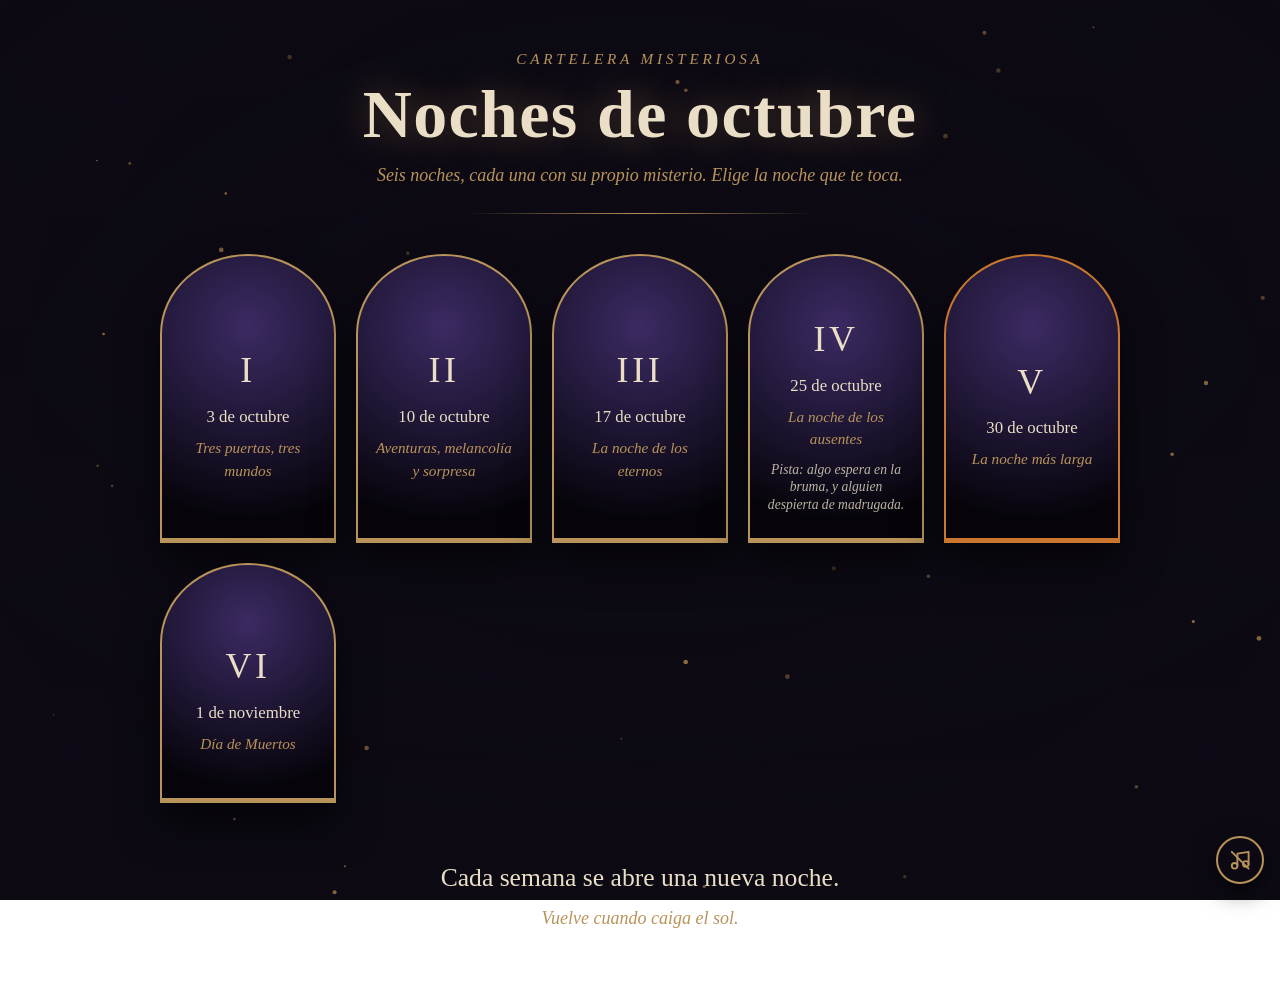
<file: index.html>
<!DOCTYPE html>
<html lang="es">
<head>
  <meta charset="utf-8">
  <meta name="viewport" content="width=device-width, initial-scale=1, viewport-fit=cover">
  <meta name="theme-color" content="#0d0a14">
  <meta name="description" content="Seis noches de octubre, seis noches de misterio.">
  <!-- Seguridad y privacidad -->
  <meta http-equiv="Content-Security-Policy" content="default-src 'self'; script-src 'self'; style-src 'self' 'unsafe-inline' https://fonts.googleapis.com; font-src https://fonts.gstatic.com; img-src 'self' data:; media-src 'self'; connect-src 'none'; object-src 'none'; frame-src 'none'; base-uri 'none'; form-action 'none'">
  <meta name="referrer" content="no-referrer">
  <meta name="robots" content="noindex, nofollow, noimageindex, noarchive">
  <title>Noches de octubre</title>

  <link rel="preconnect" href="https://fonts.googleapis.com">
  <link rel="preconnect" href="https://fonts.gstatic.com" crossorigin>
  <link href="https://fonts.googleapis.com/css2?family=Cinzel+Decorative:wght@700&family=IM+Fell+English:ital@0;1&display=swap" rel="stylesheet">
  <link rel="stylesheet" href="css/estilos.css">
  <link rel="stylesheet" href="css/portada.css">

  <script src="js/candado.js"></script>
  <script src="js/proteccion.js" defer></script>
  <script src="js/script.js" defer></script>
  <script src="js/transicion.js" defer></script>
</head>
<body>
  
  <div class="fondo-video" aria-hidden="true">
    <video id="melodia" src="index%20video.mp4" data-fin="30" muted loop playsinline preload="auto"></video>
  </div>

  <canvas id="brasas" aria-hidden="true"></canvas>
  <button class="musica" id="musica" type="button" aria-pressed="false" aria-label="Activar música">
    <svg viewBox="0 0 24 24" aria-hidden="true">
      <path class="nota-icono" d="M9 18V5l12-2v13" />
      <circle cx="6" cy="18" r="3" />
      <circle cx="18" cy="16" r="3" />
      <path class="tachado" d="M3 3l18 18" />
    </svg>
  </button>

  <main>
    <header>
      <p class="antetitulo">Cartelera misteriosa</p>
      <h1>Noches de octubre</h1>
      <p class="intro">Seis noches, cada una con su propio misterio. Elige la noche que te toca.</p>
      <div class="regla" role="presentation"></div>
    </header>

    <nav class="noches" aria-label="Noches de octubre">
      <a class="noche" href="3-de-octubre.html">
        <span class="noche__numero">I</span>
        <span class="noche__fecha">3 de octubre</span>
        <span class="noche__estado">Tres puertas, tres mundos</span>
      </a>

      <!-- Bloqueadas hasta su fecha: js/candado.js las abre solas ese día.
           data-bloqueo es la animación que se ve al tocarlas antes de tiempo (js/script.js) -->
      <a class="noche noche--cerrada" aria-disabled="true"
         data-desde="2026-10-10" data-href="10-de-octubre.html" data-estado="Aventuras, melancolía y sorpresa" data-bloqueo="rayo">
        <span class="noche__numero">II</span>
        <span class="noche__fecha">10 de octubre</span>
        <span class="noche__estado">Se abre el 10 de octubre</span>
      </a>

      <a class="noche noche--cerrada" aria-disabled="true"
         data-desde="2026-10-17" data-href="17-de-octubre.html" data-estado="La noche de los eternos" data-bloqueo="gato">
        <span class="noche__numero">III</span>
        <span class="noche__fecha">17 de octubre</span>
        <span class="noche__estado">Se abre el 17 de octubre</span>
      </a>

      <a class="noche noche--cerrada" aria-disabled="true"
         data-desde="2026-10-25" data-href="25-de-octubre.html" data-estado="La noche de los ausentes">
        <span class="noche__numero">IV</span>
        <span class="noche__fecha">25 de octubre</span>
        <span class="noche__estado">Se abre el 25 de octubre</span>
        <span class="noche__pista">Pista: algo espera en la bruma, y alguien despierta de madrugada.</span>
      </a>

      <a class="noche noche--cerrada noche--final" aria-disabled="true"
         data-desde="2026-10-30" data-href="30-de-octubre.html" data-estado="La noche más larga" data-bloqueo="camara">
        <span class="noche__numero">V</span>
        <span class="noche__fecha">30 de octubre</span>
        <span class="noche__estado">Se abre el 30 de octubre</span>
      </a>

      <a class="noche noche--cerrada" aria-disabled="true"
         data-desde="2026-11-01" data-href="1-de-noviembre.html" data-estado="Día de Muertos" data-bloqueo="luz">
        <span class="noche__numero">VI</span>
        <span class="noche__fecha">1 de noviembre</span>
        <span class="noche__estado">Se abre el 1 de noviembre</span>
      </a>
    </nav>

    <footer>
      <p class="cierre">Cada semana se abre una nueva noche.</p>
      <p class="nota">Vuelve cuando caiga el sol.</p>
    </footer>
  </main>
</body>
</html>
</file>
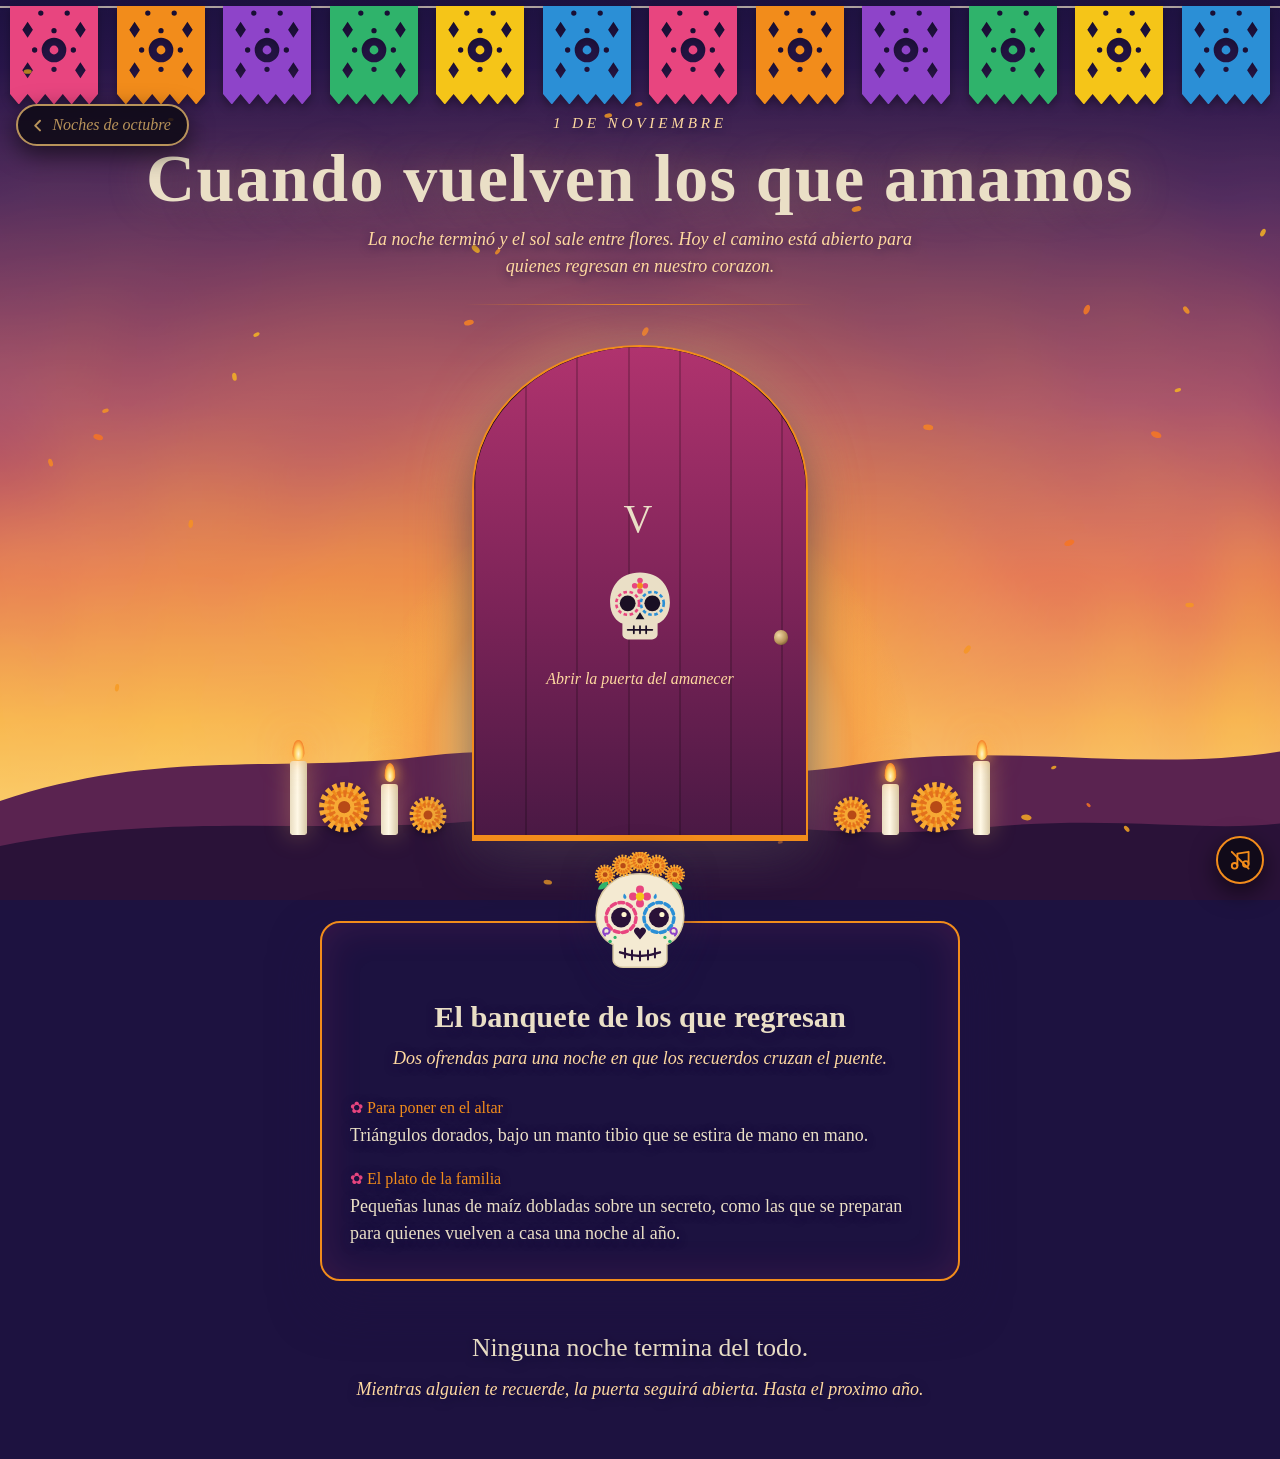
<file: 1-de-noviembre.html>
<!DOCTYPE html>
<html lang="es" data-desde="2026-11-01">
<head>
  <meta charset="utf-8">
  <meta name="viewport" content="width=device-width, initial-scale=1, viewport-fit=cover">
  <meta name="theme-color" content="#2a1238">
  <meta name="description" content="1 de noviembre: un amanecer de Día de Muertos.">
  <!-- Seguridad y privacidad -->
  <meta http-equiv="Content-Security-Policy" content="default-src 'self'; script-src 'self'; style-src 'self' 'unsafe-inline' https://fonts.googleapis.com; font-src https://fonts.gstatic.com; img-src 'self' data:; media-src 'self'; connect-src 'none'; object-src 'none'; frame-src 'none'; base-uri 'none'; form-action 'none'">
  <meta name="referrer" content="no-referrer">
  <meta name="robots" content="noindex, nofollow, noimageindex, noarchive">
  <title>Día de Muertos</title>

  <link rel="preconnect" href="https://fonts.googleapis.com">
  <link rel="preconnect" href="https://fonts.gstatic.com" crossorigin>
  <link href="https://fonts.googleapis.com/css2?family=Cinzel+Decorative:wght@700&family=IM+Fell+English:ital@0;1&display=swap" rel="stylesheet">
  <link rel="stylesheet" href="css/estilos.css">
  <link rel="stylesheet" href="css/noviembre.css">

  <script src="js/candado.js"></script>
  <script src="js/proteccion.js" defer></script>
  <script src="js/script.js" defer></script>
</head>
<body class="amanecer">
  <!-- Figuras reutilizables: papel picado, cempasúchil -->
  <svg width="0" height="0" style="position:absolute" aria-hidden="true">
    <defs>
      <symbol id="papel" viewBox="0 0 100 112">
        <path fill="currentColor" fill-rule="evenodd" d="
          M0 0 H100 V100 L90 112 L80 100 L70 112 L60 100 L50 112 L40 100 L30 112 L20 100 L10 112 L0 100 Z
          M36 50 a14 14 0 1 0 28 0 a14 14 0 1 0 -28 0 Z
          M45 50 a5 5 0 1 0 10 0 a5 5 0 1 0 -10 0 Z
          M47 28 a3 3 0 1 0 6 0 a3 3 0 1 0 -6 0 Z
          M47 72 a3 3 0 1 0 6 0 a3 3 0 1 0 -6 0 Z
          M25 50 a3 3 0 1 0 6 0 a3 3 0 1 0 -6 0 Z
          M69 50 a3 3 0 1 0 6 0 a3 3 0 1 0 -6 0 Z
          M20 18 L26 27 L20 36 L14 27 Z
          M80 18 L86 27 L80 36 L74 27 Z
          M20 64 L26 73 L20 82 L14 73 Z
          M80 64 L86 73 L80 82 L74 73 Z
          M32 8 a3 3 0 1 0 6 0 a3 3 0 1 0 -6 0 Z
          M62 8 a3 3 0 1 0 6 0 a3 3 0 1 0 -6 0 Z" />
      </symbol>

      <symbol id="flor" viewBox="0 0 40 40">
        <circle cx="20" cy="20" r="15" fill="#ee8a1b" stroke="#f7a934" stroke-width="7" stroke-dasharray="3 2.2" />
        <circle cx="20" cy="20" r="10" fill="#f7a934" stroke="#e3711d" stroke-width="5" stroke-dasharray="2.4 1.8" />
        <circle cx="20" cy="20" r="4.5" fill="#b84a16" />
      </symbol>

      <!-- Cráneo decorado con corona de cempasúchil -->
      <symbol id="craneo" viewBox="0 0 120 130">
        <!-- Cabeza y mandíbula -->
        <path d="M60 22 C31 22 16 42 16 64 C16 80 25 90 33 93 L33 108 C33 113 38 116 43 116 L77 116 C82 116 87 113 87 108 L87 93 C95 90 104 80 104 64 C104 42 89 22 60 22 Z" fill="#f4ead2" stroke="#d9c9a3" stroke-width="1.5" />
        <!-- Ojos con pétalos -->
        <g fill="none" stroke-width="3.5" stroke-dasharray="5 3.5" stroke-linecap="round">
          <circle cx="41" cy="66" r="15" stroke="#e8457f" />
          <circle cx="79" cy="66" r="15" stroke="#2b8fd6" />
        </g>
        <circle cx="41" cy="66" r="10" fill="#2a1238" />
        <circle cx="79" cy="66" r="10" fill="#2a1238" />
        <circle cx="44" cy="63" r="2.6" fill="#fff6d0" />
        <circle cx="82" cy="63" r="2.6" fill="#fff6d0" />
        <!-- Nariz de corazón -->
        <path d="M60 88 C56 83 52 80 55 77 C57 75 59 76 60 78 C61 76 63 75 65 77 C68 80 64 83 60 88 Z" fill="#2a1238" />
        <!-- Boca cosida -->
        <path d="M40 101 Q60 108 80 101" fill="none" stroke="#2a1238" stroke-width="2.5" stroke-linecap="round" />
        <path d="M45 97 V106 M52 99 V108 M60 100 V109 M68 99 V108 M75 97 V106" stroke="#2a1238" stroke-width="2" stroke-linecap="round" />
        <!-- Mejillas: espirales y puntos -->
        <g fill="none" stroke="#8e44c9" stroke-width="2" stroke-linecap="round">
          <path d="M25 84 C21 80 24 75 28 77 C31 79 29 83 26 82" />
          <path d="M95 84 C99 80 96 75 92 77 C89 79 91 83 94 82" />
        </g>
        <g fill="#2fb36b">
          <circle cx="30" cy="90" r="1.8" /><circle cx="35" cy="86" r="1.6" />
          <circle cx="90" cy="90" r="1.8" /><circle cx="85" cy="86" r="1.6" />
        </g>
        <!-- Frente: flor y gotas -->
        <g fill="#e8457f">
          <circle cx="60" cy="38" r="4" /><circle cx="60" cy="52" r="4" />
          <circle cx="53" cy="45" r="4" /><circle cx="67" cy="45" r="4" />
        </g>
        <circle cx="60" cy="45" r="4.2" fill="#f5c518" />
        <g fill="#2b8fd6">
          <path d="M44 42 C42 46 44 48 46 47 C47 45 46 44 44 42 Z" />
          <path d="M76 42 C78 46 76 48 74 47 C73 45 74 44 76 42 Z" />
        </g>
        <!-- Corona de cempasúchil -->
        <use href="#flor" x="14" y="12" width="22" height="22" />
        <use href="#flor" x="31" y="2" width="24" height="24" />
        <use href="#flor" x="48" y="-3" width="24" height="24" />
        <use href="#flor" x="65" y="2" width="24" height="24" />
        <use href="#flor" x="84" y="12" width="22" height="22" />
        <g fill="#2fb36b">
          <path d="M28 30 C22 30 18 34 18 38 C24 38 28 35 28 30 Z" />
          <path d="M92 30 C98 30 102 34 102 38 C96 38 92 35 92 30 Z" />
        </g>
      </symbol>
    </defs>
  </svg>

  <!-- Escenario del amanecer -->
  <div class="cielo" aria-hidden="true">
    <div class="sol"></div>
    <svg class="colinas" viewBox="0 0 1440 260" preserveAspectRatio="none">
      <path class="colina-lejana" d="M0 150 C180 90 320 120 480 100 C660 78 780 140 960 110 C1130 82 1280 120 1440 95 V260 H0 Z" />
      <path class="colina-cercana" d="M0 200 C200 160 360 190 560 170 C760 150 900 200 1100 180 C1250 165 1350 185 1440 175 V260 H0 Z" />
    </svg>
  </div>

  <canvas id="brasas" data-modo="petalos" aria-hidden="true"></canvas>

  <audio id="melodia" src="mp3/1denoviembre.mp3" loop autoplay preload="auto"></audio>
  <button class="musica" id="musica" type="button" aria-pressed="false" aria-label="Activar música">
    <svg viewBox="0 0 24 24" aria-hidden="true">
      <path class="nota-icono" d="M9 18V5l12-2v13" />
      <circle cx="6" cy="18" r="3" />
      <circle cx="18" cy="16" r="3" />
      <path class="tachado" d="M3 3l18 18" />
    </svg>
  </button>

  <!-- Guirnalda de papel picado -->
  <ul class="guirnalda" aria-hidden="true">
    <li style="--p: #e8457f"><svg><use href="#papel" /></svg></li>
    <li style="--p: #f28c1b"><svg><use href="#papel" /></svg></li>
    <li style="--p: #8e44c9"><svg><use href="#papel" /></svg></li>
    <li style="--p: #2fb36b"><svg><use href="#papel" /></svg></li>
    <li style="--p: #f5c518"><svg><use href="#papel" /></svg></li>
    <li style="--p: #2b8fd6"><svg><use href="#papel" /></svg></li>
    <li style="--p: #e8457f"><svg><use href="#papel" /></svg></li>
    <li style="--p: #f28c1b"><svg><use href="#papel" /></svg></li>
    <li style="--p: #8e44c9"><svg><use href="#papel" /></svg></li>
    <li style="--p: #2fb36b"><svg><use href="#papel" /></svg></li>
    <li style="--p: #f5c518"><svg><use href="#papel" /></svg></li>
    <li style="--p: #2b8fd6"><svg><use href="#papel" /></svg></li>
  </ul>

  <a class="volver" href="index.html" aria-label="Volver a las noches de octubre">
    <svg viewBox="0 0 24 24" aria-hidden="true"><path d="M15 18l-6-6 6-6" /></svg>
    <span>Noches de octubre</span>
  </a>

  <main>
    <header>
      <p class="antetitulo">1 de noviembre</p>
      <h1>Cuando vuelven los que amamos</h1>
      <p class="intro">La noche terminó y el sol sale entre flores. Hoy el camino está abierto para quienes regresan en nuestro corazon.</p>
      <div class="regla" role="presentation"></div>
    </header>

    <div class="escenario">
      <div class="ofrenda ofrenda--izq" aria-hidden="true">
        <span class="vela vela--alta"></span>
        <svg class="flor"><use href="#flor" /></svg>
        <span class="vela"></span>
        <svg class="flor flor--chica"><use href="#flor" /></svg>
      </div>

      <ul class="puertas puertas--una">
        <li class="marco marco--muertos" data-efecto="cempasuchil">
          <div class="umbral" id="u1" aria-hidden="true">
            <h2>¿Recordarás a quienes nunca se van?</h2>
            <p>Un camino de pétalos naranjas, una guitarra blanca y una familia que prohibió la música.</p>
            <p class="pista">Pista: mientras alguien te recuerde, sigues del otro lado del puente.</p>
            <p class="vibra">Vibra: amor, música y nostalgia</p>
          </div>
          <button class="hoja" type="button" aria-expanded="false" aria-controls="u1">
            <span class="numero">V</span>
            <svg viewBox="0 0 100 100" aria-hidden="true">
              <!-- Calaverita -->
              <path d="M50 12 C27 12 16 28 16 46 C16 60 24 68 30 70 L30 82 C30 86 34 88 38 88 L62 88 C66 88 70 86 70 82 L70 70 C76 68 84 60 84 46 C84 28 73 12 50 12 Z" fill="#eadfc6" />
              <circle cx="36" cy="47" r="13" fill="none" stroke="#e8457f" stroke-width="3" stroke-dasharray="4 3" />
              <circle cx="64" cy="47" r="13" fill="none" stroke="#2b8fd6" stroke-width="3" stroke-dasharray="4 3" />
              <circle cx="36" cy="47" r="9" fill="#1a0f24" />
              <circle cx="64" cy="47" r="9" fill="#1a0f24" />
              <path d="M50 57 L45 65 L55 65 Z" fill="#1a0f24" />
              <path d="M36 77 H64 M43 73 V81 M50 73 V81 M57 73 V81" stroke="#1a0f24" stroke-width="2" stroke-linecap="round" />
              <circle cx="50" cy="21" r="3.2" fill="#e8457f" />
              <circle cx="50" cy="33" r="3.2" fill="#e8457f" />
              <circle cx="44" cy="27" r="3.2" fill="#e8457f" />
              <circle cx="56" cy="27" r="3.2" fill="#e8457f" />
              <circle cx="50" cy="27" r="3.4" fill="#f28c1b" />
            </svg>
            <span class="llamar" data-abrir="Abrir la puerta del amanecer" data-cerrar="Cerrar la puerta del amanecer">Abrir la puerta del amanecer</span>
          </button>
        </li>
      </ul>

      <div class="ofrenda ofrenda--der" aria-hidden="true">
        <svg class="flor flor--chica"><use href="#flor" /></svg>
        <span class="vela"></span>
        <svg class="flor"><use href="#flor" /></svg>
        <span class="vela vela--alta"></span>
      </div>
    </div>

    <section class="banquete banquete--muertos" aria-labelledby="titulo-banquete">
      <svg class="craneo" viewBox="0 0 120 130" aria-hidden="true"><use href="#craneo" /></svg>
      <h2 id="titulo-banquete">El banquete de los que regresan</h2>
      <p>Dos ofrendas para una noche en que los recuerdos cruzan el puente.</p>
      <dl>
        <dt>Para poner en el altar</dt>
        <dd>Triángulos dorados, bajo un manto tibio que se estira de mano en mano.</dd>
        <dt>El plato de la familia</dt>
        <dd>Pequeñas lunas de maíz dobladas sobre un secreto, como las que se preparan para quienes vuelven a casa una noche al año.</dd>
      </dl>
    </section>

    <footer>
      <p class="cierre">Ninguna noche termina del todo.</p>
      <p class="nota">Mientras alguien te recuerde, la puerta seguirá abierta. Hasta el proximo año.</p>
    </footer>
  </main>
</body>
</html>
</file>
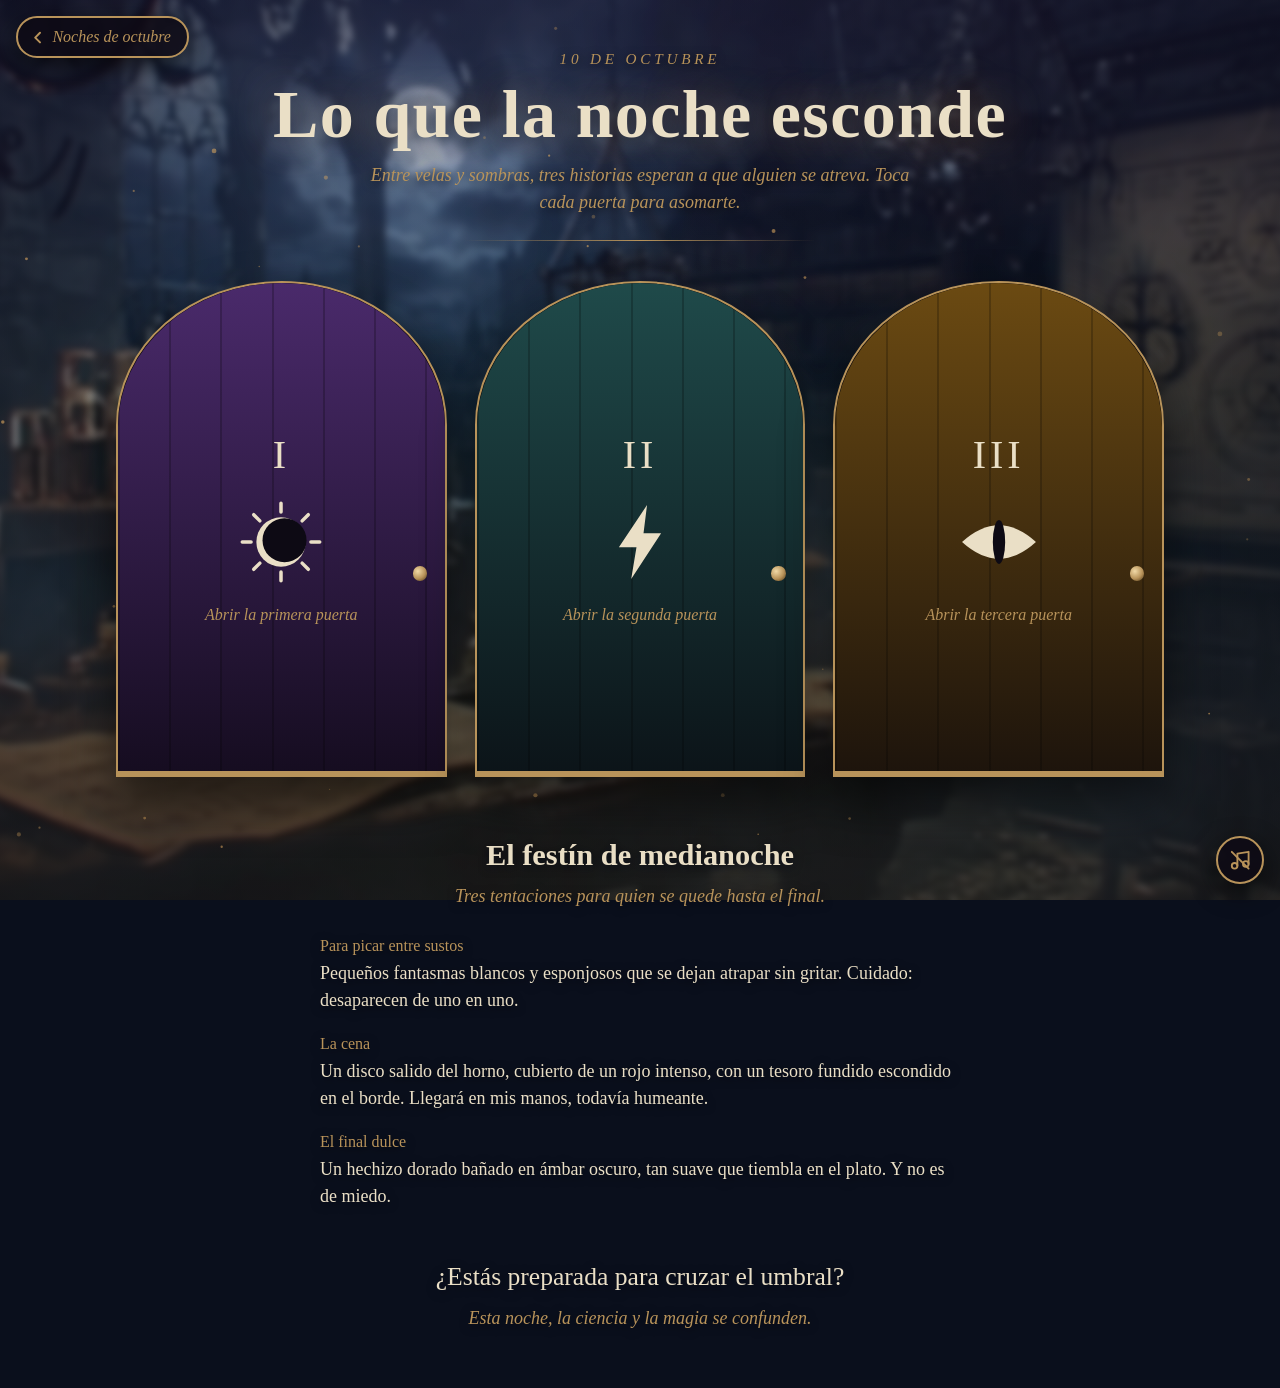
<file: 10-de-octubre.html>
<!DOCTYPE html>
<html lang="es" data-desde="2026-10-10">
<head>
  <meta charset="utf-8">
  <meta name="viewport" content="width=device-width, initial-scale=1, viewport-fit=cover">
  <meta name="theme-color" content="#0a0f1c">
  <meta name="description" content="10 de octubre: tres puertas y lo que la noche esconde.">
  <!-- Seguridad y privacidad -->
  <meta http-equiv="Content-Security-Policy" content="default-src 'self'; script-src 'self'; style-src 'self' 'unsafe-inline' https://fonts.googleapis.com; font-src https://fonts.gstatic.com; img-src 'self' data:; media-src 'self'; connect-src 'none'; object-src 'none'; frame-src 'none'; base-uri 'none'; form-action 'none'">
  <meta name="referrer" content="no-referrer">
  <meta name="robots" content="noindex, nofollow, noimageindex, noarchive">
  <title>Lo que la noche esconde</title>

  <link rel="preconnect" href="https://fonts.googleapis.com">
  <link rel="preconnect" href="https://fonts.gstatic.com" crossorigin>
  <link href="https://fonts.googleapis.com/css2?family=Cinzel+Decorative:wght@700&family=IM+Fell+English:ital@0;1&display=swap" rel="stylesheet">
  <link rel="stylesheet" href="css/estilos.css">
  <link rel="stylesheet" href="css/laboratorio.css">

  <script src="js/candado.js"></script>
  <script src="js/proteccion.js" defer></script>
  <script src="js/script.js" defer></script>
</head>
<body class="laboratorio">
  <div class="fondo-laboratorio" aria-hidden="true"></div>
  <canvas id="brasas" aria-hidden="true"></canvas>

  <audio id="melodia" src="mp3/10deoctubre.mp3" loop autoplay preload="auto"></audio>
  <button class="musica" id="musica" type="button" aria-pressed="false" aria-label="Activar música">
    <svg viewBox="0 0 24 24" aria-hidden="true">
      <path class="nota-icono" d="M9 18V5l12-2v13" />
      <circle cx="6" cy="18" r="3" />
      <circle cx="18" cy="16" r="3" />
      <path class="tachado" d="M3 3l18 18" />
    </svg>
  </button>

  <a class="volver" href="index.html" aria-label="Volver a las noches de octubre">
    <svg viewBox="0 0 24 24" aria-hidden="true"><path d="M15 18l-6-6 6-6" /></svg>
    <span>Noches de octubre</span>
  </a>

  <main>
    <header>
      <p class="antetitulo">10 de octubre</p>
      <h1>Lo que la noche esconde</h1>
      <p class="intro">Entre velas y sombras, tres historias esperan a que alguien se atreva. Toca cada puerta para asomarte.</p>
      <div class="regla" role="presentation"></div>
    </header>

    <ul class="puertas">
      <li class="marco marco--eclipse" data-efecto="luz">
        <div class="umbral umbral--foto" id="u1" aria-hidden="true">
          <img class="umbral__foto" data-src="img/brujillizas2.jpg" alt="" style="object-position: 18% center">
          <h2>¿Y si lo que dabas por perdido sigue esperando en la sombra?</h2>
          <p>La magia ya se encontró a sí misma, pero el reino guarda una ausencia que nadie se atreve a nombrar. La oscuridad vuelve, y esta vez trae un rostro conocido.</p>
          <p class="pista">Pista: el cielo se apagará en pleno día, y alguien que nunca se despidió aprovechará la penumbra.</p>
          <p class="vibra">Vibra: magia y lealtad</p>
        </div>
        <button class="hoja" type="button" aria-expanded="false" aria-controls="u1">
          <span class="numero">I</span>
          <svg viewBox="0 0 100 100" aria-hidden="true">
            <!-- Sol tapado por la luna -->
            <path d="M50 6 V16 M50 84 V94 M6 50 H16 M84 50 H94 M19 19 L26 26 M74 74 L81 81 M81 19 L74 26 M26 74 L19 81" stroke="#eadfc6" stroke-width="4" stroke-linecap="round"/>
            <circle cx="50" cy="50" r="28" fill="#eadfc6"/>
            <circle cx="54" cy="48" r="25" fill="#0d0a14"/>
          </svg>
          <span class="llamar" data-abrir="Abrir la primera puerta" data-cerrar="Cerrar la primera puerta">Abrir la primera puerta</span>
        </button>
      </li>

      <li class="marco marco--hielo" data-efecto="rayo">
        <div class="umbral umbral--foto" id="u2" aria-hidden="true">
          <img class="umbral__foto" data-src="img/franke.jpg" alt="">
          <h2>¿Qué le debe un padre a lo que trajo al mundo?</h2>
          <p>Un genio decidido a vencer lo inevitable, y un hijo que no pidió llegar. Uno busca gloria, el otro solo busca un nombre.</p>
          <p class="pista">Pista: todo empieza y termina en el hielo.</p>
          <p class="vibra">Vibra: melancolía y tormenta</p>
        </div>
        <button class="hoja" type="button" aria-expanded="false" aria-controls="u2">
          <span class="numero">II</span>
          <svg viewBox="0 0 100 100" aria-hidden="true">
            <!-- Rayo -->
            <path d="M58 8 L26 56 H46 L40 92 L74 40 H54 Z" fill="#eadfc6"/>
          </svg>
          <span class="llamar" data-abrir="Abrir la segunda puerta" data-cerrar="Cerrar la segunda puerta">Abrir la segunda puerta</span>
        </button>
      </li>

      <li class="marco marco--pantano" data-efecto="burbujas">
        <div class="umbral umbral--foto" id="u3" aria-hidden="true">
          <img class="umbral__foto" data-src="img/laisladeloszombies.jpg" alt="">
          <h2>¿Te atreves a cruzar el pantano cuando sube la luna?</h2>
          <p>Unos viejos amigos, hartos de trucos baratos, llegan a una isla donde la comida pica, los gatos observan y la dueña de la casa sonríe demasiado.</p>
          <p class="pista">Pista: esta vez no hay máscara que quitar.</p>
          <p class="vibra">Vibra: aventura y luna llena</p>
        </div>
        <button class="hoja" type="button" aria-expanded="false" aria-controls="u3">
          <span class="numero">III</span>
          <svg viewBox="0 0 100 100" aria-hidden="true">
            <!-- Ojo felino -->
            <path d="M8 50 Q50 12 92 50 Q50 88 8 50 Z" fill="#eadfc6"/>
            <ellipse cx="50" cy="50" rx="7" ry="25" fill="#0d0a14"/>
          </svg>
          <span class="llamar" data-abrir="Abrir la tercera puerta" data-cerrar="Cerrar la tercera puerta">Abrir la tercera puerta</span>
        </button>
      </li>
    </ul>

    <section class="banquete" aria-labelledby="titulo-banquete">
      <h2 id="titulo-banquete">El festín de medianoche</h2>
      <p>Tres tentaciones para quien se quede hasta el final.</p>
      <dl>
        <dt>Para picar entre sustos</dt>
        <dd>Pequeños fantasmas blancos y esponjosos que se dejan atrapar sin gritar. Cuidado: desaparecen de uno en uno.</dd>
        <dt>La cena</dt>
        <dd>Un disco salido del horno, cubierto de un rojo intenso, con un tesoro fundido escondido en el borde. Llegará en mis manos, todavía humeante.</dd>
        <dt>El final dulce</dt>
        <dd>Un hechizo dorado bañado en ámbar oscuro, tan suave que tiembla en el plato. Y no es de miedo.</dd>
      </dl>
    </section>

    <footer>
      <p class="cierre">¿Estás preparada para cruzar el umbral?</p>
      <p class="nota">Esta noche, la ciencia y la magia se confunden.</p>
    </footer>
  </main>
</body>
</html>
</file>
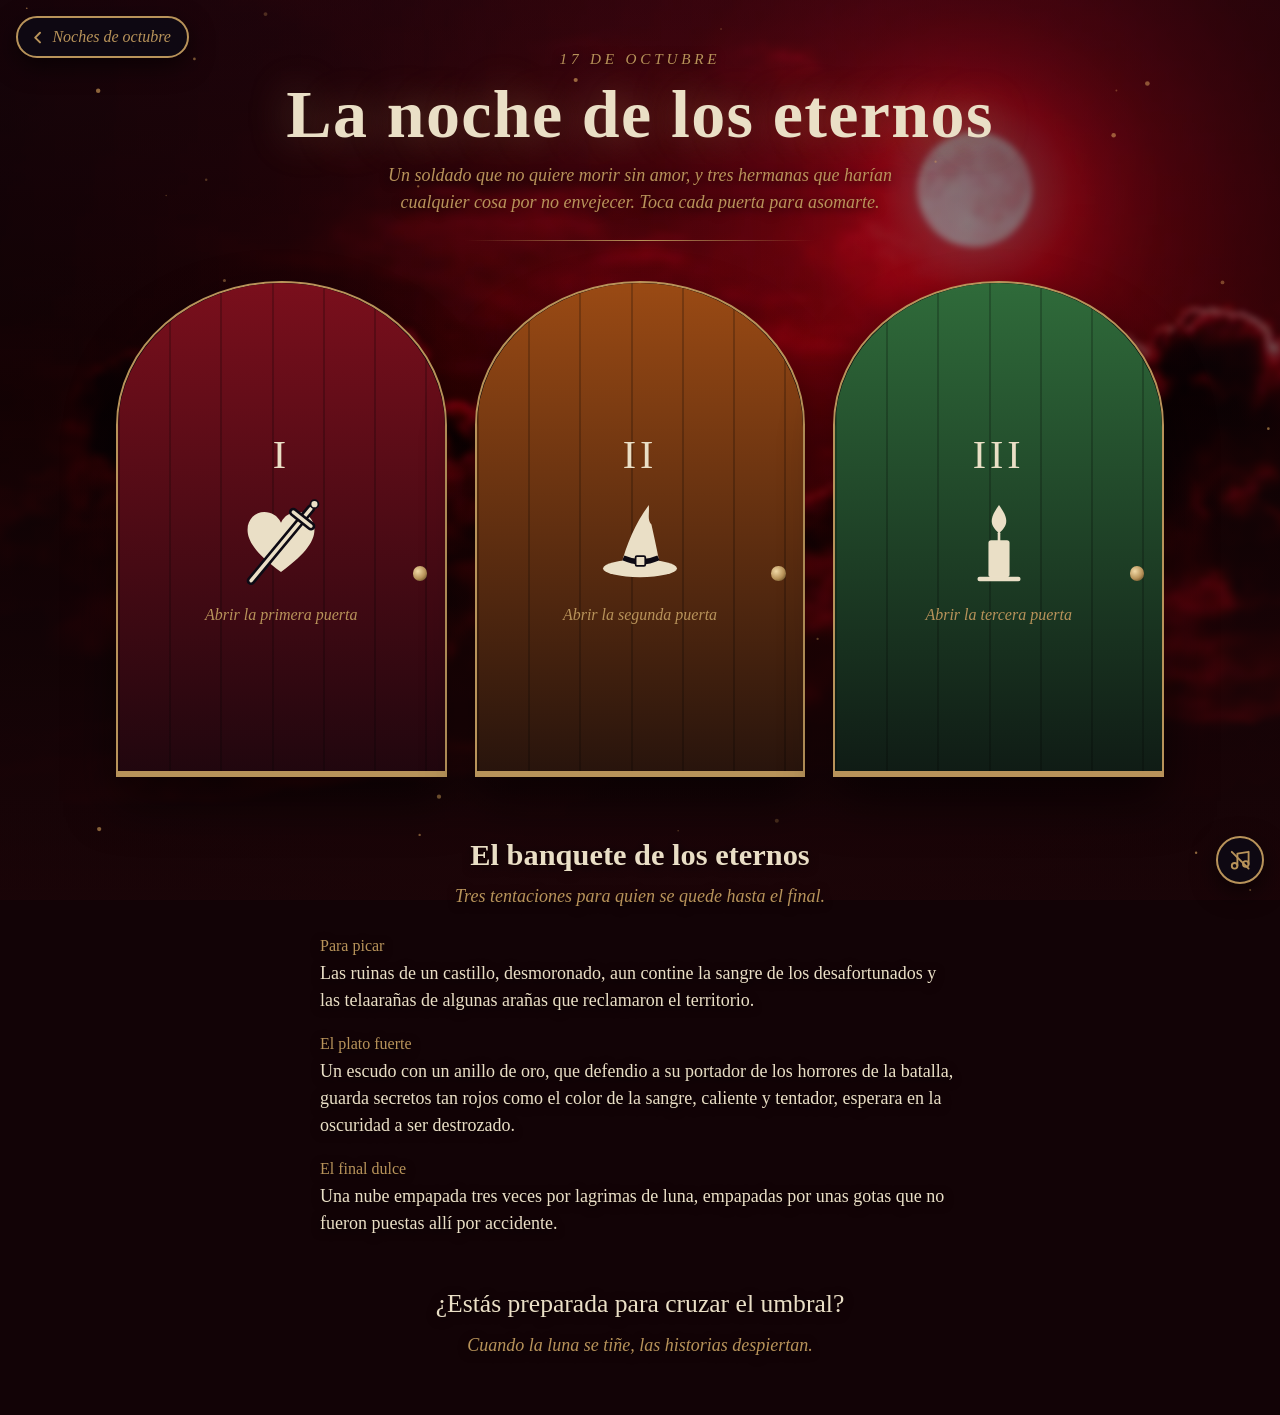
<file: 17-de-octubre.html>
<!DOCTYPE html>
<html lang="es" data-desde="2026-10-17">
<head>
  <meta charset="utf-8">
  <meta name="viewport" content="width=device-width, initial-scale=1, viewport-fit=cover">
  <meta name="theme-color" content="#120306">
  <meta name="description" content="17 de octubre: la noche de los eternos.">
  <!-- Seguridad y privacidad -->
  <meta http-equiv="Content-Security-Policy" content="default-src 'self'; script-src 'self'; style-src 'self' 'unsafe-inline' https://fonts.googleapis.com; font-src https://fonts.gstatic.com; img-src 'self' data:; media-src 'self'; connect-src 'none'; object-src 'none'; frame-src 'none'; base-uri 'none'; form-action 'none'">
  <meta name="referrer" content="no-referrer">
  <meta name="robots" content="noindex, nofollow, noimageindex, noarchive">
  <title>La noche de los eternos</title>

  <link rel="preconnect" href="https://fonts.googleapis.com">
  <link rel="preconnect" href="https://fonts.gstatic.com" crossorigin>
  <link href="https://fonts.googleapis.com/css2?family=Cinzel+Decorative:wght@700&family=IM+Fell+English:ital@0;1&display=swap" rel="stylesheet">
  <link rel="stylesheet" href="css/estilos.css">
  <link rel="stylesheet" href="css/luna-roja.css">

  <script src="js/candado.js"></script>
  <script src="js/proteccion.js" defer></script>
  <script src="js/script.js" defer></script>
</head>
<body class="luna-roja">
  <div class="fondo-luna-roja" aria-hidden="true"></div>
  <canvas id="brasas" aria-hidden="true"></canvas>

  <audio id="melodia" src="mp3/17deoctubre.mp3" loop autoplay preload="auto"></audio>
  <button class="musica" id="musica" type="button" aria-pressed="false" aria-label="Activar música">
    <svg viewBox="0 0 24 24" aria-hidden="true">
      <path class="nota-icono" d="M9 18V5l12-2v13" />
      <circle cx="6" cy="18" r="3" />
      <circle cx="18" cy="16" r="3" />
      <path class="tachado" d="M3 3l18 18" />
    </svg>
  </button>

  <a class="volver" href="index.html" aria-label="Volver a las noches de octubre">
    <svg viewBox="0 0 24 24" aria-hidden="true"><path d="M15 18l-6-6 6-6" /></svg>
    <span>Noches de octubre</span>
  </a>

  <main>
    <header>
      <p class="antetitulo">17 de octubre</p>
      <h1>La noche de los eternos</h1>
      <p class="intro">Un soldado que no quiere morir sin amor, y tres hermanas que harían cualquier cosa por no envejecer. Toca cada puerta para asomarte.</p>
      <div class="regla" role="presentation"></div>
    </header>

    <ul class="puertas">
      <li class="marco marco--granate" data-efecto="bruma">
        <div class="umbral umbral--foto" id="u1" aria-hidden="true">
          <img class="umbral__foto" data-src="img/dracula.jpg" alt="">
          <h2>¿Cuánto tiempo esperarías por un amor perdido?</h2>
          <p>Un príncipe lleva años buscando a su amor perdido, y cree haberlo encontrado en el rostro de una desconocida.</p>
          <p class="pista">Pista: ella está prometida con otro.</p>
          <p class="vibra">Vibra: pasión y penumbra</p>
        </div>
        <button class="hoja" type="button" aria-expanded="false" aria-controls="u1">
          <span class="numero">I</span>
          <svg viewBox="0 0 100 100" aria-hidden="true">
            <!-- Corazón atravesado por una espada -->
            <path d="M50 84 C20 62 12 48 12 36 C12 24 21 16 31 16 C39 16 46 20 50 28 C54 20 61 16 69 16 C79 16 88 24 88 36 C88 48 80 62 50 84 Z" fill="#eadfc6"/>
            <g fill="none" stroke-linecap="round">
              <path d="M16 94 L84 12" stroke="#0d0a14" stroke-width="10"/>
              <path d="M16 94 L84 12" stroke="#eadfc6" stroke-width="4"/>
              <path d="M64 16 L84 32" stroke="#0d0a14" stroke-width="10"/>
              <path d="M64 16 L84 32" stroke="#eadfc6" stroke-width="4"/>
            </g>
            <circle cx="88" cy="7" r="4.5" fill="#eadfc6" stroke="#0d0a14" stroke-width="2"/>
          </svg>
          <span class="llamar" data-abrir="Abrir la primera puerta" data-cerrar="Cerrar la primera puerta">Abrir la primera puerta</span>
        </button>
      </li>

      <li class="marco marco--calabaza" data-efecto="llama">
        <div class="umbral umbral--foto" id="u2" aria-hidden="true">
          <img class="umbral__foto" data-src="img/retornodelasbrujas1.jpg" alt="">
          <h2>¿Qué pasa si enciendes lo que nadie debía encender?</h2>
          <p>Un recién llegado que no cree en leyendas, una casa cerrada hace tres siglos y una sola noche para arreglar su error antes del amanecer.</p>
          <p class="pista">Pista: el gato sabe más de lo que dice.</p>
          <p class="vibra">Vibra: travesura y hechizos</p>
        </div>
        <button class="hoja" type="button" aria-expanded="false" aria-controls="u2">
          <span class="numero">II</span>
          <svg viewBox="0 0 100 100" aria-hidden="true">
            <!-- Sombrero de bruja -->
            <path d="M28 78 C35 52 44 30 60 8 C61 18 58 25 63 30 C67 48 70 62 73 78 Z" fill="#eadfc6"/>
            <ellipse cx="50" cy="80" rx="42" ry="10" fill="#eadfc6"/>
            <path d="M31 68 Q51 77 71 68" fill="none" stroke="#0d0a14" stroke-width="6"/>
            <rect x="45" y="66" width="11" height="11" rx="1.5" fill="#eadfc6" stroke="#0d0a14" stroke-width="2"/>
          </svg>
          <span class="llamar" data-abrir="Abrir la segunda puerta" data-cerrar="Cerrar la segunda puerta">Abrir la segunda puerta</span>
        </button>
      </li>

      <li class="marco marco--pocion" data-efecto="brujas">
        <div class="umbral umbral--foto" id="u3" aria-hidden="true">
          <img class="umbral__foto" data-src="img/elretornodelasbrujas2.jpg" alt="">
          <h2>¿Y si la historia se repite con otra generación?</h2>
          <p>Tres amigas, un cumpleaños y un ritual que salió mejor de lo que debía. Las visitas de antaño han vuelto, y el pueblo sigue sin aprender.</p>
          <p class="pista">Pista: son tres, y ninguna sirve de mucho sin las otras dos.</p>
          <p class="vibra">Vibra: hermandad y caos</p>
        </div>
        <button class="hoja" type="button" aria-expanded="false" aria-controls="u3">
          <span class="numero">III</span>
          <svg viewBox="0 0 100 100" aria-hidden="true">
            <!-- Vela encendida -->
            <path d="M50 8 C40 22 38 30 50 40 C62 30 60 22 50 8 Z" fill="#eadfc6"/>
            <path d="M50 40 V48" stroke="#eadfc6" stroke-width="3" stroke-linecap="round"/>
            <rect x="38" y="48" width="24" height="42" rx="3" fill="#eadfc6"/>
            <path d="M28 92 H72" stroke="#eadfc6" stroke-width="5" stroke-linecap="round"/>
          </svg>
          <span class="llamar" data-abrir="Abrir la tercera puerta" data-cerrar="Cerrar la tercera puerta">Abrir la tercera puerta</span>
        </button>
      </li>
    </ul>

    <section class="banquete" aria-labelledby="titulo-banquete">
      <h2 id="titulo-banquete">El banquete de los eternos</h2>
      <p>Tres tentaciones para quien se quede hasta el final.</p>
      <dl>
        <dt>Para picar</dt>
        <dd>Las ruinas de un castillo, desmoronado, aun contine la sangre de los desafortunados y las telaarañas de algunas arañas que reclamaron el territorio.</dd>
        <dt>El plato fuerte</dt>
        <dd>Un escudo con un anillo de oro, que defendio a su portador de los horrores de la batalla, guarda secretos tan rojos como el color de la sangre, caliente y tentador, esperara en la oscuridad a ser destrozado.</dd>
        <dt>El final dulce</dt>
        <dd>Una nube empapada tres veces por lagrimas de luna, empapadas por unas gotas que no fueron puestas allí por accidente.</dd>
      </dl>
    </section>

    <footer>
      <p class="cierre">¿Estás preparada para cruzar el umbral?</p>
      <p class="nota">Cuando la luna se tiñe, las historias despiertan.</p>
    </footer>
  </main>
</body>
</html>
</file>
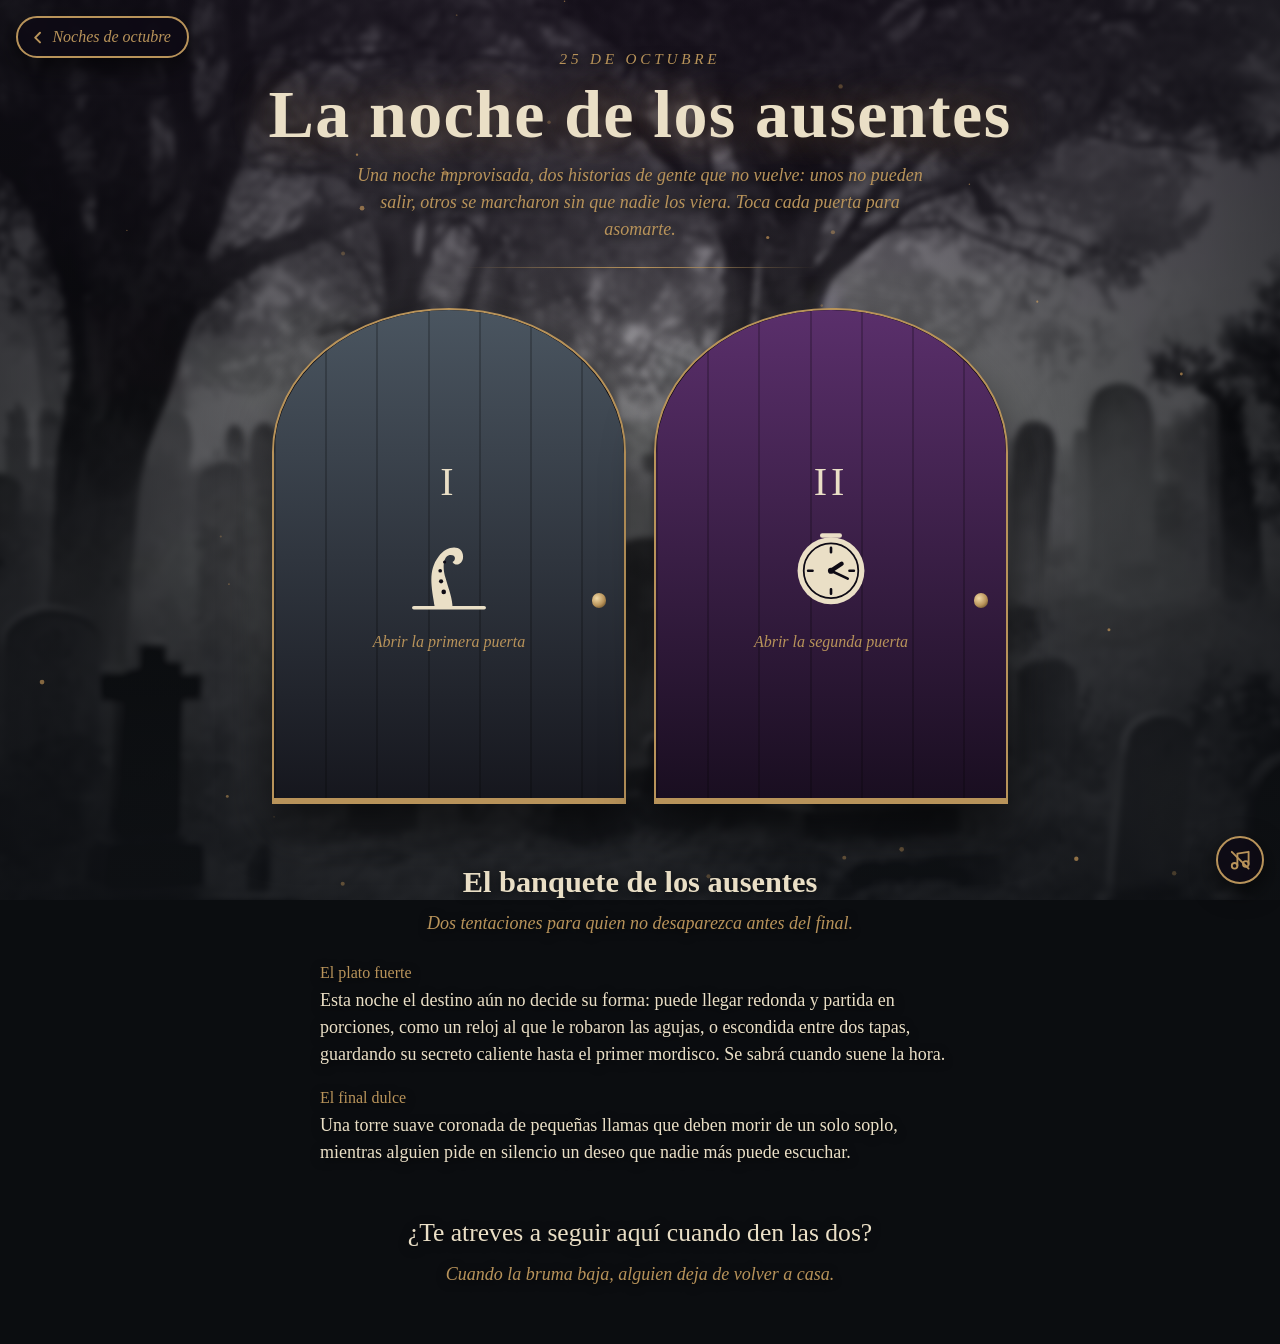
<file: 25-de-octubre.html>
<!DOCTYPE html>
<html lang="es" data-desde="2026-10-25">
<head>
  <meta charset="utf-8">
  <meta name="viewport" content="width=device-width, initial-scale=1, viewport-fit=cover">
  <meta name="theme-color" content="#0b0d10">
  <meta name="description" content="25 de octubre: la noche de los ausentes.">
  <!-- Seguridad y privacidad -->
  <meta http-equiv="Content-Security-Policy" content="default-src 'self'; script-src 'self'; style-src 'self' 'unsafe-inline' https://fonts.googleapis.com; font-src https://fonts.gstatic.com; img-src 'self' data:; media-src 'self'; connect-src 'none'; object-src 'none'; frame-src 'none'; base-uri 'none'; form-action 'none'">
  <meta name="referrer" content="no-referrer">
  <meta name="robots" content="noindex, nofollow, noimageindex, noarchive">
  <title>La noche de los ausentes</title>

  <link rel="preconnect" href="https://fonts.googleapis.com">
  <link rel="preconnect" href="https://fonts.gstatic.com" crossorigin>
  <link href="https://fonts.googleapis.com/css2?family=Cinzel+Decorative:wght@700&family=IM+Fell+English:ital@0;1&display=swap" rel="stylesheet">
  <link rel="stylesheet" href="css/estilos.css">
  <link rel="stylesheet" href="css/cementerio.css">

  <script src="js/candado.js"></script>
  <script src="js/proteccion.js" defer></script>
  <script src="js/script.js" defer></script>
</head>
<body class="cementerio">
  <div class="fondo-cementerio" aria-hidden="true"></div>
  <canvas id="brasas" aria-hidden="true"></canvas>

  <audio id="melodia" src="mp3/25%20de%20octubre.mp3" loop autoplay preload="auto"></audio>
  <button class="musica" id="musica" type="button" aria-pressed="false" aria-label="Activar música">
    <svg viewBox="0 0 24 24" aria-hidden="true">
      <path class="nota-icono" d="M9 18V5l12-2v13" />
      <circle cx="6" cy="18" r="3" />
      <circle cx="18" cy="16" r="3" />
      <path class="tachado" d="M3 3l18 18" />
    </svg>
  </button>

  <a class="volver" href="index.html" aria-label="Volver a las noches de octubre">
    <svg viewBox="0 0 24 24" aria-hidden="true"><path d="M15 18l-6-6 6-6" /></svg>
    <span>Noches de octubre</span>
  </a>

  <main>
    <header>
      <p class="antetitulo">25 de octubre</p>
      <h1>La noche de los ausentes</h1>
      <p class="intro">Una noche improvisada, dos historias de gente que no vuelve: unos no pueden salir, otros se marcharon sin que nadie los viera. Toca cada puerta para asomarte.</p>
      <div class="regla" role="presentation"></div>
    </header>

    <ul class="puertas puertas--dos">
      <li class="marco marco--ceniza" data-efecto="tentaculos">
        <div class="umbral umbral--foto" id="u1" aria-hidden="true">
          <img class="umbral__foto" data-src="img/niebla%20imagen.jpeg" alt="">
          <h2>¿Qué harías si no pudieras ver lo que te espera afuera?</h2>
          <p>Después de una tormenta, un padre y su hijo bajan al pueblo por provisiones. Algo llega desde el lago, y nadie se atreve a cruzar la puerta de la tienda.</p>
          <p class="pista">Pista: lo más peligroso no está afuera, sino entre los que se quedaron dentro.</p>
          <p class="vibra">Vibra: encierro y desesperación</p>
        </div>
        <button class="hoja" type="button" aria-expanded="false" aria-controls="u1">
          <span class="numero">I</span>
          <svg viewBox="0 0 100 100" aria-hidden="true">
            <!-- Tentáculo que asoma -->
            <path d="M34 94 C30 70 26 52 38 36 C48 22 66 22 66 36 C66 44 58 48 54 42 C58 40 58 34 52 34 C44 34 42 46 46 60 C50 74 54 84 54 94 Z" fill="#eadfc6"/>
            <g fill="#0d0a14">
              <circle cx="44" cy="76" r="2.6"/>
              <circle cx="41" cy="64" r="2.4"/>
              <circle cx="40" cy="52" r="2.1"/>
              <circle cx="45" cy="42" r="1.8"/>
            </g>
            <path d="M10 94 H90" stroke="#eadfc6" stroke-width="4" stroke-linecap="round"/>
          </svg>
          <span class="llamar" data-abrir="Abrir la primera puerta" data-cerrar="Cerrar la primera puerta">Abrir la primera puerta</span>
        </button>
      </li>

      <li class="marco marco--malva" data-efecto="estampida">
        <div class="umbral umbral--foto" id="u2" aria-hidden="true">
          <img class="umbral__foto" data-src="img/la%20hora%20de%20la%20desapara.jpeg" alt="">
          <h2>¿Qué despierta a un niño a las 2:17 de la madrugada?</h2>
          <p>Una noche, a la misma hora, todos los alumnos de una clase salieron de sus casas y corrieron hacia la oscuridad. Solo uno se quedó en su pupitre a la mañana siguiente.</p>
          <p class="pista">Pista: corrían con los brazos abiertos, y alguien en el pueblo sabe por qué.</p>
          <p class="vibra">Vibra: inquietud y hechicería</p>
        </div>
        <button class="hoja" type="button" aria-expanded="false" aria-controls="u2">
          <span class="numero">II</span>
          <svg viewBox="0 0 100 100" aria-hidden="true">
            <!-- Reloj detenido a las 2:17 -->
            <circle cx="50" cy="52" r="38" fill="#eadfc6"/>
            <circle cx="50" cy="52" r="31" fill="none" stroke="#0d0a14" stroke-width="2"/>
            <g stroke="#0d0a14" stroke-linecap="round">
              <path d="M50 26 V31 M50 73 V78 M24 52 H29 M71 52 H76" stroke-width="3"/>
              <path d="M50 52 L62 44" stroke-width="5"/>
              <path d="M50 52 L69 61" stroke-width="3"/>
            </g>
            <circle cx="50" cy="52" r="3.5" fill="#0d0a14"/>
            <path d="M40 12 H60" stroke="#eadfc6" stroke-width="5" stroke-linecap="round"/>
          </svg>
          <span class="llamar" data-abrir="Abrir la segunda puerta" data-cerrar="Cerrar la segunda puerta">Abrir la segunda puerta</span>
        </button>
      </li>
    </ul>

    <section class="banquete" aria-labelledby="titulo-banquete">
      <h2 id="titulo-banquete">El banquete de los ausentes</h2>
      <p>Dos tentaciones para quien no desaparezca antes del final.</p>
      <dl>
        <dt>El plato fuerte</dt>
        <dd>Esta noche el destino aún no decide su forma: puede llegar redonda y partida en porciones, como un reloj al que le robaron las agujas, o escondida entre dos tapas, guardando su secreto caliente hasta el primer mordisco. Se sabrá cuando suene la hora.</dd>
        <dt>El final dulce</dt>
        <dd>Una torre suave coronada de pequeñas llamas que deben morir de un solo soplo, mientras alguien pide en silencio un deseo que nadie más puede escuchar.</dd>
      </dl>
    </section>

    <footer>
      <p class="cierre">¿Te atreves a seguir aquí cuando den las dos?</p>
      <p class="nota">Cuando la bruma baja, alguien deja de volver a casa.</p>
    </footer>
  </main>
</body>
</html>
</file>
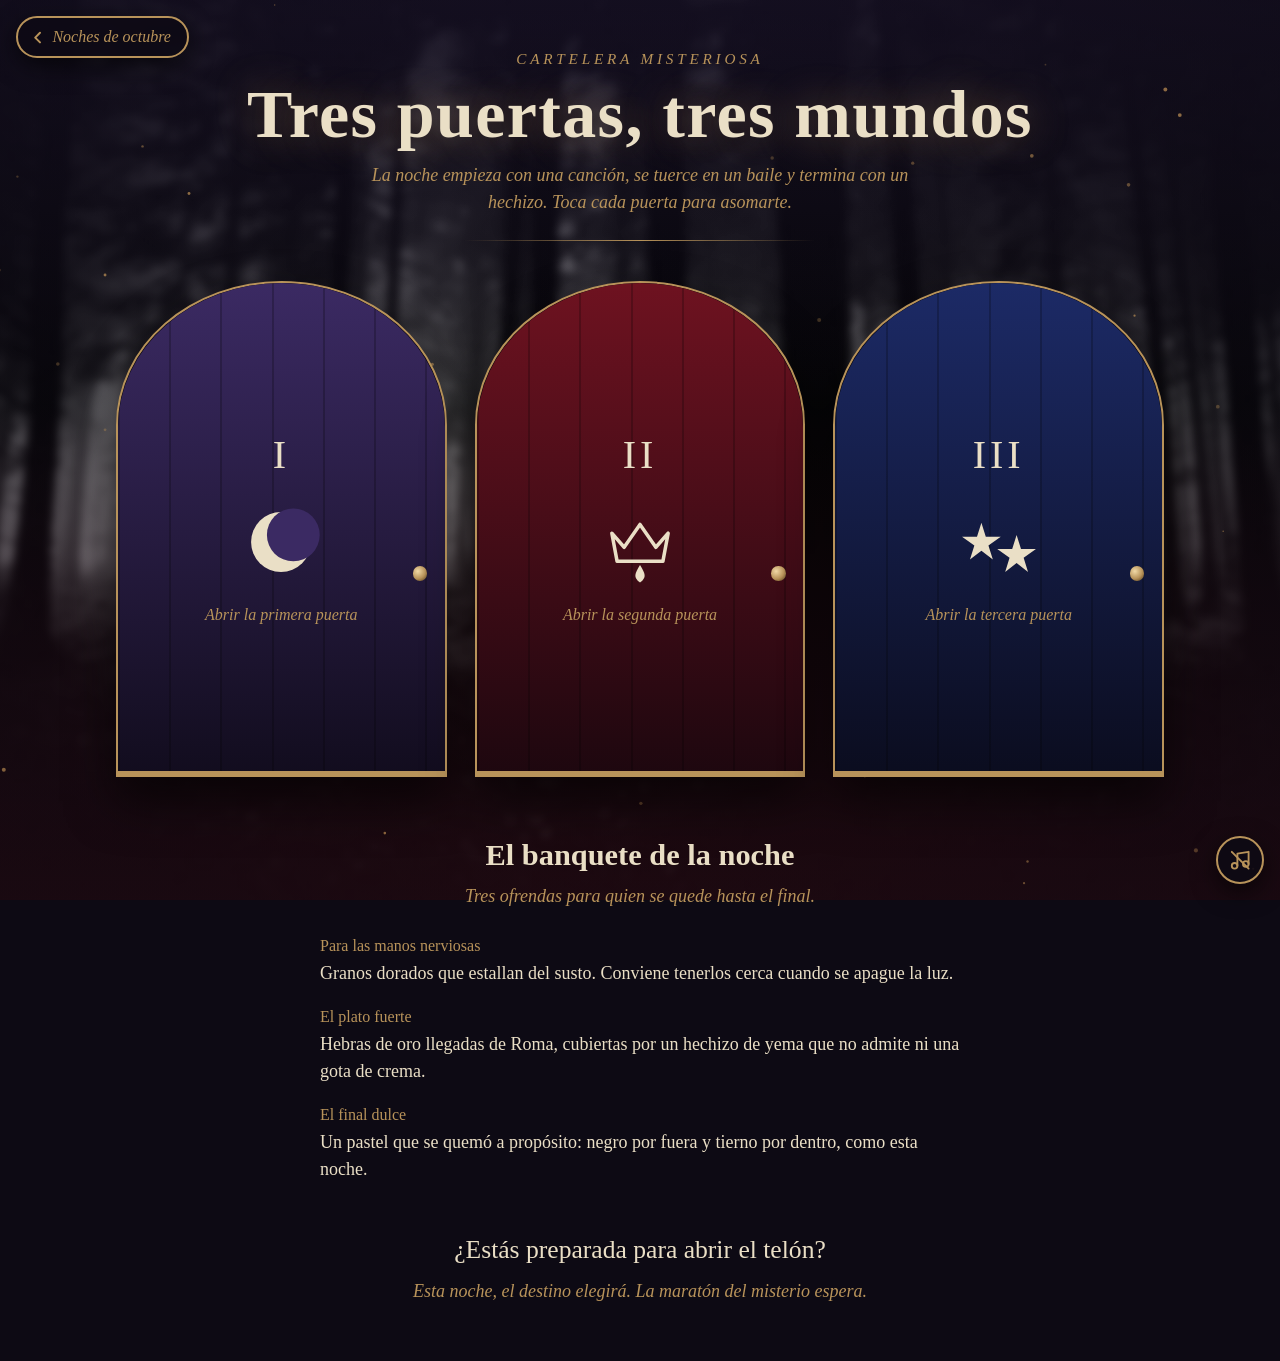
<file: 3-de-octubre.html>
<!DOCTYPE html>
<html lang="es">
<head>
  <meta charset="utf-8">
  <meta name="viewport" content="width=device-width, initial-scale=1, viewport-fit=cover">
  <meta name="theme-color" content="#0d0a14">
  <meta name="description" content="Tres puertas, tres mundos: la cartelera misteriosa de la noche.">
  <!-- Seguridad y privacidad -->
  <meta http-equiv="Content-Security-Policy" content="default-src 'self'; script-src 'self'; style-src 'self' 'unsafe-inline' https://fonts.googleapis.com; font-src https://fonts.gstatic.com; img-src 'self' data:; media-src 'self'; connect-src 'none'; object-src 'none'; frame-src 'none'; base-uri 'none'; form-action 'none'">
  <meta name="referrer" content="no-referrer">
  <meta name="robots" content="noindex, nofollow, noimageindex, noarchive">
  <title>Cartelera misteriosa</title>

  <link rel="preconnect" href="https://fonts.googleapis.com">
  <link rel="preconnect" href="https://fonts.gstatic.com" crossorigin>
  <link href="https://fonts.googleapis.com/css2?family=Cinzel+Decorative:wght@700&family=IM+Fell+English:ital@0;1&display=swap" rel="stylesheet">
  <link rel="stylesheet" href="css/estilos.css">

  <script src="js/proteccion.js" defer></script>
  <script src="js/script.js" defer></script>
</head>
<body>
  <div class="fondo-bosque" aria-hidden="true"></div>
  <canvas id="brasas" aria-hidden="true"></canvas>

  <audio id="melodia" src="mp3/welcome%20to%20hallowen.mp3" loop autoplay preload="auto"></audio>
  <button class="musica" id="musica" type="button" aria-pressed="false" aria-label="Activar música">
    <svg viewBox="0 0 24 24" aria-hidden="true">
      <path class="nota-icono" d="M9 18V5l12-2v13" />
      <circle cx="6" cy="18" r="3" />
      <circle cx="18" cy="16" r="3" />
      <path class="tachado" d="M3 3l18 18" />
    </svg>
  </button>

  <a class="volver" href="index.html" aria-label="Volver a las noches de octubre">
    <svg viewBox="0 0 24 24" aria-hidden="true"><path d="M15 18l-6-6 6-6" /></svg>
    <span>Noches de octubre</span>
  </a>

  <main>
    <header>
      <p class="antetitulo">Cartelera misteriosa</p>
      <h1>Tres puertas, tres mundos</h1>
      <p class="intro">La noche empieza con una canción, se tuerce en un baile y termina con un hechizo. Toca cada puerta para asomarte.</p>
      <div class="regla" role="presentation"></div>
    </header>

    <ul class="puertas">
      <li class="marco marco--luna" data-efecto="murcielagos">
        <div class="umbral umbral--foto" id="u1" aria-hidden="true">
          <img class="umbral__foto" src="img/jack.png" alt="" style="object-position: center 18%">
          <h2>¿Te atreves a visitar el reino del extraño capricho?</h2>
          <p>Un pueblo donde las pesadillas cantan y las calabazas nunca se apagan.</p>
          <p class="pista">Pista: su rey se cansó de asustar y quiere quedarse con una fiesta ajena.</p>
          <p class="vibra">Vibra: oscuridad y fantasía</p>
        </div>
        <button class="hoja" type="button" aria-expanded="false" aria-controls="u1">
          <span class="numero">I</span>
          <svg viewBox="0 0 100 100" aria-hidden="true">
            <circle cx="50" cy="50" r="34" fill="#eadfc6"/>
            <circle cx="64" cy="42" r="30" fill="#3b2a63"/>
          </svg>
          <span class="llamar" data-abrir="Abrir la primera puerta" data-cerrar="Cerrar la primera puerta">Abrir la primera puerta</span>
        </button>
      </li>

      <li class="marco marco--carmesi" data-efecto="sangre">
        <div class="umbral umbral--foto" id="u2" aria-hidden="true">
          <img class="umbral__foto" src="img/carrie.png" alt="">
          <h2>¿Puedes resistir una fuerza incontrolable bajo presión?</h2>
          <p>Una noche de baile, una corona y un secreto que nadie debió provocar.</p>
          <p class="pista">Pista: todos se rieron de ella. Fue la última vez.</p>
          <p class="vibra">Atmósfera: tensión y fuego</p>
        </div>
        <button class="hoja" type="button" aria-expanded="false" aria-controls="u2">
          <span class="numero">II</span>
          <svg viewBox="0 0 100 100" aria-hidden="true">
            <path d="M18 40 L32 56 L50 30 L68 56 L82 40 L76 72 L24 72 Z" fill="none" stroke="#eadfc6" stroke-width="4" stroke-linejoin="round"/>
            <path d="M50 76 C44 86 42 90 50 96 C58 90 56 86 50 76 Z" fill="#eadfc6"/>
          </svg>
          <span class="llamar" data-abrir="Abrir la segunda puerta" data-cerrar="Cerrar la segunda puerta">Abrir la segunda puerta</span>
        </button>
      </li>

      <li class="marco marco--indigo" data-efecto="hechizo">
        <div class="umbral umbral--foto" id="u3" aria-hidden="true">
          <img class="umbral__foto" src="img/brujillizas.jpg" alt="">
          <h2>¿Descubrirás el secreto de las dos mitades?</h2>
          <p>Dos reinos y un mismo hechizo partido por el destino.</p>
          <p class="pista">Pista: cumplen años el mismo día y ninguna lo sabía.</p>
          <p class="vibra">Vibra: magia y esperanza</p>
        </div>
        <button class="hoja" type="button" aria-expanded="false" aria-controls="u3">
          <span class="numero">III</span>
          <svg viewBox="0 0 100 100" aria-hidden="true">
            <path id="estrella" d="M30 28 L35 44 L52 44 L38 54 L43 70 L30 60 L17 70 L22 54 L8 44 L25 44 Z" fill="#eadfc6"/>
            <use href="#estrella" x="40" y="14"/>
          </svg>
          <span class="llamar" data-abrir="Abrir la tercera puerta" data-cerrar="Cerrar la tercera puerta">Abrir la tercera puerta</span>
        </button>
      </li>
    </ul>

    <section class="banquete" aria-labelledby="titulo-banquete">
      <h2 id="titulo-banquete">El banquete de la noche</h2>
      <p>Tres ofrendas para quien se quede hasta el final.</p>
      <dl>
        <dt>Para las manos nerviosas</dt>
        <dd>Granos dorados que estallan del susto. Conviene tenerlos cerca cuando se apague la luz.</dd>
        <dt>El plato fuerte</dt>
        <dd>Hebras de oro llegadas de Roma, cubiertas por un hechizo de yema que no admite ni una gota de crema.</dd>
        <dt>El final dulce</dt>
        <dd>Un pastel que se quemó a propósito: negro por fuera y tierno por dentro, como esta noche.</dd>
      </dl>
    </section>

    <footer>
      <p class="cierre">¿Estás preparada para abrir el telón?</p>
      <p class="nota">Esta noche, el destino elegirá. La maratón del misterio espera.</p>
    </footer>
  </main>
</body>
</html>
</file>
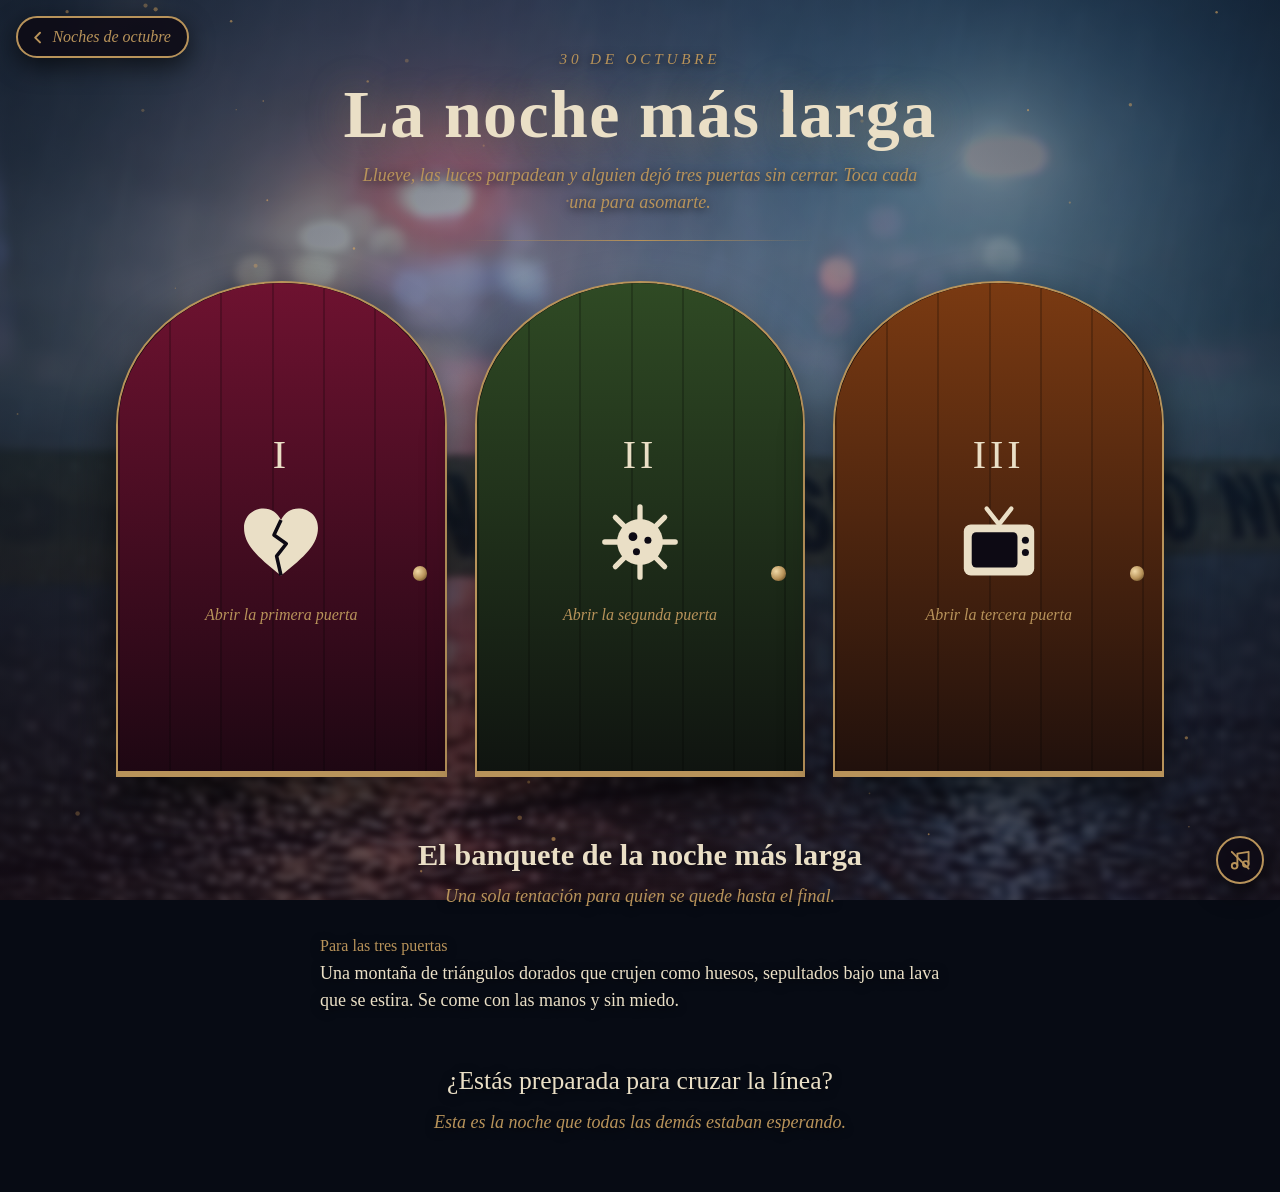
<file: 30-de-octubre.html>
<!DOCTYPE html>
<html lang="es" data-desde="2026-10-30">
<head>
  <meta charset="utf-8">
  <meta name="viewport" content="width=device-width, initial-scale=1, viewport-fit=cover">
  <meta name="theme-color" content="#070b14">
  <meta name="description" content="30 de octubre: la noche más larga.">
  <!-- Seguridad y privacidad -->
  <meta http-equiv="Content-Security-Policy" content="default-src 'self'; script-src 'self'; style-src 'self' 'unsafe-inline' https://fonts.googleapis.com; font-src https://fonts.gstatic.com; img-src 'self' data:; media-src 'self'; connect-src 'none'; object-src 'none'; frame-src 'none'; base-uri 'none'; form-action 'none'">
  <meta name="referrer" content="no-referrer">
  <meta name="robots" content="noindex, nofollow, noimageindex, noarchive">
  <title>La noche más larga</title>

  <link rel="preconnect" href="https://fonts.googleapis.com">
  <link rel="preconnect" href="https://fonts.gstatic.com" crossorigin>
  <link href="https://fonts.googleapis.com/css2?family=Cinzel+Decorative:wght@700&family=IM+Fell+English:ital@0;1&display=swap" rel="stylesheet">
  <link rel="stylesheet" href="css/estilos.css">
  <link rel="stylesheet" href="css/escena.css">

  <script src="js/candado.js"></script>
  <script src="js/proteccion.js" defer></script>
  <script src="js/script.js" defer></script>
</head>
<body class="escena">
  <div class="fondo-escena" aria-hidden="true"></div>
  <canvas id="brasas" aria-hidden="true"></canvas>

  <audio id="melodia" src="mp3/31deoctubre.mp3" loop autoplay preload="auto"></audio>
  <button class="musica" id="musica" type="button" aria-pressed="false" aria-label="Activar música">
    <svg viewBox="0 0 24 24" aria-hidden="true">
      <path class="nota-icono" d="M9 18V5l12-2v13" />
      <circle cx="6" cy="18" r="3" />
      <circle cx="18" cy="16" r="3" />
      <path class="tachado" d="M3 3l18 18" />
    </svg>
  </button>

  <a class="volver" href="index.html" aria-label="Volver a las noches de octubre">
    <svg viewBox="0 0 24 24" aria-hidden="true"><path d="M15 18l-6-6 6-6" /></svg>
    <span>Noches de octubre</span>
  </a>

  <main>
    <header>
      <p class="antetitulo">30 de octubre</p>
      <h1>La noche más larga</h1>
      <p class="intro">Llueve, las luces parpadean y alguien dejó tres puertas sin cerrar. Toca cada una para asomarte.</p>
      <div class="regla" role="presentation"></div>
    </header>

    <ul class="puertas">
      <li class="marco marco--deseo" data-efecto="deseo">
        <div class="umbral umbral--foto" id="u1" aria-hidden="true">
          <img class="umbral__foto" data-src="img/obssecion.webp" alt="">
          <h2>¿Qué pedirías si supieras que te lo van a conceder?</h2>
          <p>Un chico solitario, un deseo que solo se puede pedir una vez y alguien que de pronto no tiene ojos para nadie más. Hay amores que no te sueltan.</p>
          <p class="pista">Pista: basta con partirla en dos, y ya no hay vuelta atrás.</p>
          <p class="vibra">Vibra: amor y asfixia</p>
        </div>
        <button class="hoja" type="button" aria-expanded="false" aria-controls="u1">
          <span class="numero">I</span>
          <svg viewBox="0 0 100 100" aria-hidden="true">
            <!-- Corazón agrietado -->
            <path d="M50 88 C22 66 8 52 8 34 C8 20 19 12 30 12 C39 12 46 17 50 25 C54 17 61 12 70 12 C81 12 92 20 92 34 C92 52 78 66 50 88 Z" fill="#eadfc6"/>
            <path d="M50 25 L42 42 L56 52 L45 66 L50 88" fill="none" stroke="#0d0a14" stroke-width="4" stroke-linejoin="round"/>
          </svg>
          <span class="llamar" data-abrir="Abrir la primera puerta" data-cerrar="Cerrar la primera puerta">Abrir la primera puerta</span>
        </button>
      </li>

      <li class="marco marco--contagio" data-efecto="contagio">
        <div class="umbral umbral--foto" id="u2" aria-hidden="true">
          <img class="umbral__foto" data-src="img/residentevil.webp" alt="">
          <h2>¿Cuánto tarda en caer una ciudad entera?</h2>
          <p>Una sola noche basta. Lo que corre por las calles ya no es gente, y salir con vida depende de no detenerse.</p>
          <p class="pista">Pista: esta noche, ningún paraguas te protege.</p>
          <p class="vibra">Vibra: huida y contagio</p>
        </div>
        <button class="hoja" type="button" aria-expanded="false" aria-controls="u2">
          <span class="numero">II</span>
          <svg viewBox="0 0 100 100" aria-hidden="true">
            <!-- Virus -->
            <g stroke="#eadfc6" stroke-width="6" stroke-linecap="round">
              <path d="M50 10 V90 M10 50 H90 M22 22 L78 78 M78 22 L22 78"/>
            </g>
            <circle cx="50" cy="50" r="26" fill="#eadfc6"/>
            <g fill="#0d0a14">
              <circle cx="42" cy="44" r="5"/>
              <circle cx="59" cy="48" r="4"/>
              <circle cx="46" cy="61" r="4"/>
            </g>
          </svg>
          <span class="llamar" data-abrir="Abrir la segunda puerta" data-cerrar="Cerrar la segunda puerta">Abrir la segunda puerta</span>
        </button>
      </li>

      <li class="marco marco--emision" data-efecto="emision">
        <div class="umbral umbral--foto" id="u3" aria-hidden="true">
          <img class="umbral__foto" data-src="img/denocheconeldiablo.webp" alt="">
          <h2>¿Seguirías mirando si supieras que va en directo?</h2>
          <p>Halloween de 1977. Un presentador desesperado por subir la audiencia invita a su plató a quien no debía. Lo que ocurre esa noche no estaba en el guion.</p>
          <p class="pista">Pista: la cinta nunca debió salir a la luz.</p>
          <p class="vibra">Vibra: risas y posesión</p>
        </div>
        <button class="hoja" type="button" aria-expanded="false" aria-controls="u3">
          <span class="numero">III</span>
          <svg viewBox="0 0 100 100" aria-hidden="true">
            <!-- Televisor antiguo -->
            <path d="M36 12 L50 30 L64 12" fill="none" stroke="#eadfc6" stroke-width="5" stroke-linecap="round" stroke-linejoin="round"/>
            <rect x="10" y="30" width="80" height="58" rx="8" fill="#eadfc6"/>
            <rect x="19" y="39" width="52" height="40" rx="5" fill="#0d0a14"/>
            <circle cx="80" cy="48" r="4" fill="#0d0a14"/>
            <circle cx="80" cy="62" r="4" fill="#0d0a14"/>
          </svg>
          <span class="llamar" data-abrir="Abrir la tercera puerta" data-cerrar="Cerrar la tercera puerta">Abrir la tercera puerta</span>
        </button>
      </li>
    </ul>

    <section class="banquete" aria-labelledby="titulo-banquete">
      <h2 id="titulo-banquete">El banquete de la noche más larga</h2>
      <p>Una sola tentación para quien se quede hasta el final.</p>
      <dl>
        <dt>Para las tres puertas</dt>
        <dd>Una montaña de triángulos dorados que crujen como huesos, sepultados bajo una lava que se estira. Se come con las manos y sin miedo.</dd>
      </dl>
    </section>

    <footer>
      <p class="cierre">¿Estás preparada para cruzar la línea?</p>
      <p class="nota">Esta es la noche que todas las demás estaban esperando.</p>
    </footer>
  </main>
</body>
</html>
</file>
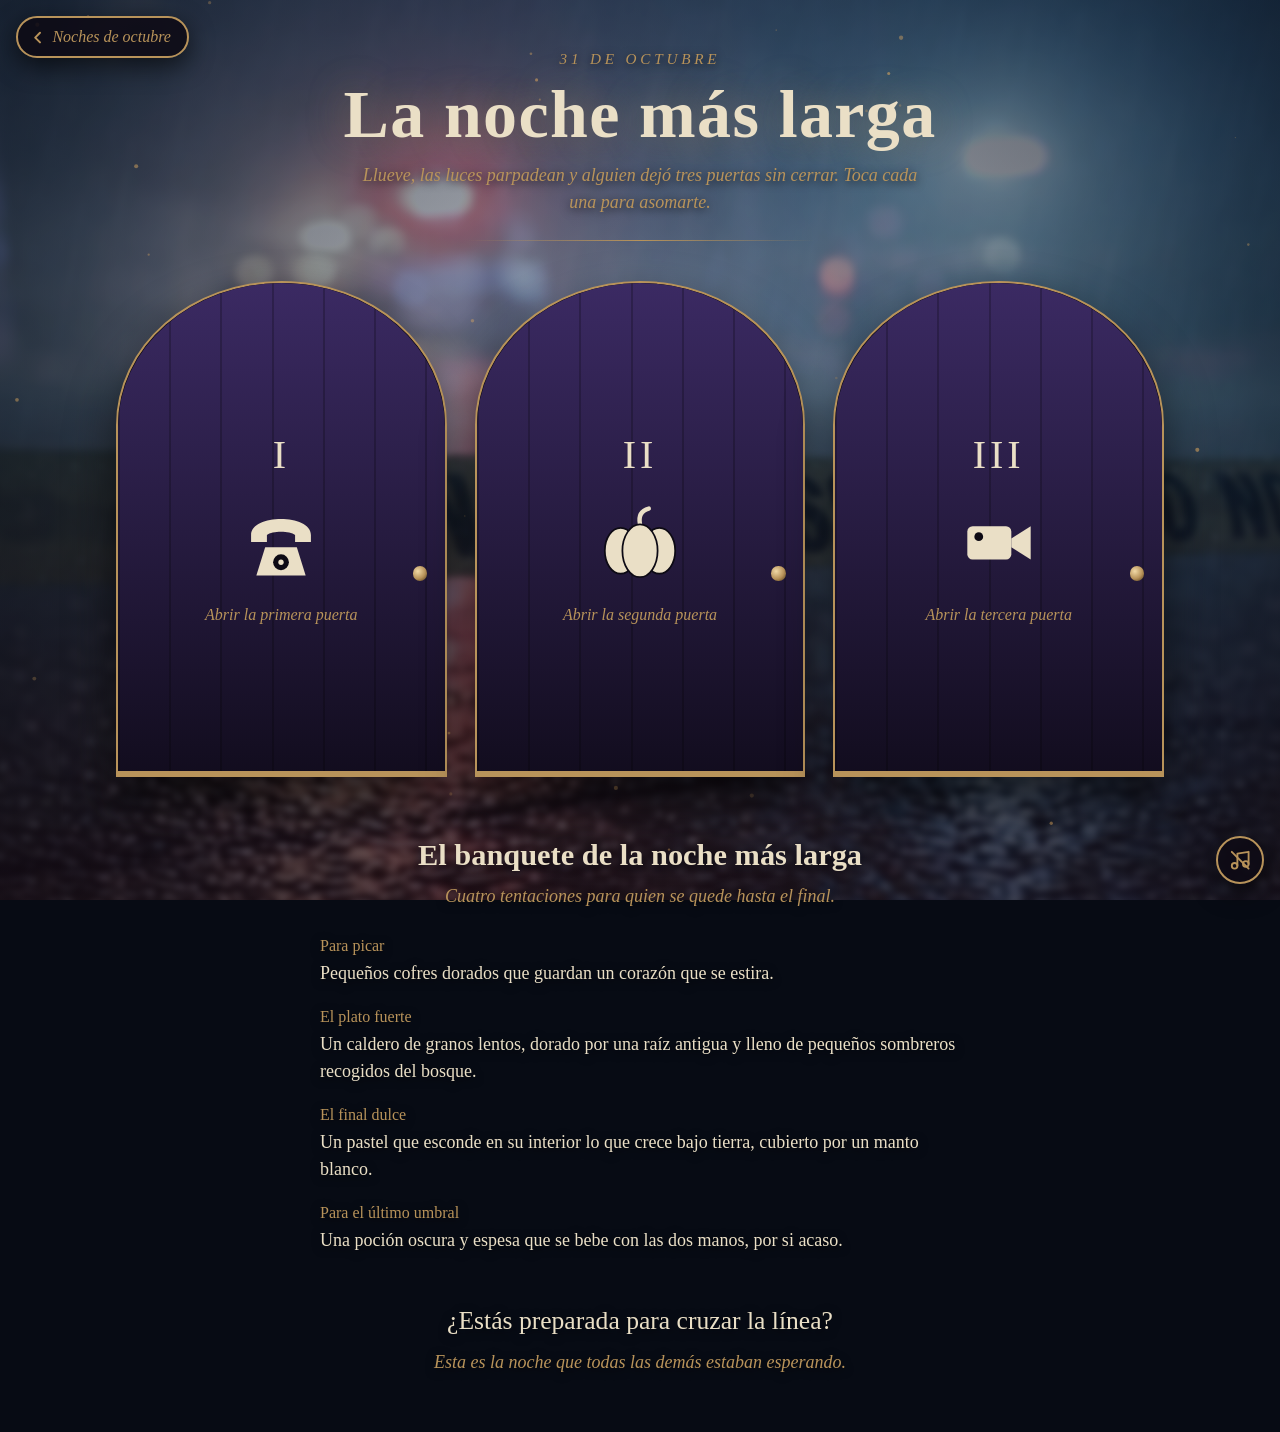
<file: 31-de-octubre.html>
<!DOCTYPE html>
<html lang="es" data-desde="2026-10-31">
<head>
  <meta charset="utf-8">
  <meta name="viewport" content="width=device-width, initial-scale=1, viewport-fit=cover">
  <meta name="theme-color" content="#070b14">
  <meta name="description" content="31 de octubre: la noche más larga.">
  <!-- Seguridad y privacidad -->
  <meta http-equiv="Content-Security-Policy" content="default-src 'self'; script-src 'self'; style-src 'self' 'unsafe-inline' https://fonts.googleapis.com; font-src https://fonts.gstatic.com; img-src 'self' data:; media-src 'self'; connect-src 'none'; object-src 'none'; frame-src 'none'; base-uri 'none'; form-action 'none'">
  <meta name="referrer" content="no-referrer">
  <meta name="robots" content="noindex, nofollow, noimageindex, noarchive">
  <title>La noche más larga</title>

  <link rel="preconnect" href="https://fonts.googleapis.com">
  <link rel="preconnect" href="https://fonts.gstatic.com" crossorigin>
  <link href="https://fonts.googleapis.com/css2?family=Cinzel+Decorative:wght@700&family=IM+Fell+English:ital@0;1&display=swap" rel="stylesheet">
  <link rel="stylesheet" href="css/estilos.css">
  <link rel="stylesheet" href="css/escena.css">

  <script src="js/candado.js"></script>
  <script src="js/proteccion.js" defer></script>
  <script src="js/script.js" defer></script>
</head>
<body class="escena">
  <div class="fondo-escena" aria-hidden="true"></div>
  <canvas id="brasas" aria-hidden="true"></canvas>

  <audio id="melodia" src="mp3/31deoctubre.mp3" loop autoplay preload="auto"></audio>
  <button class="musica" id="musica" type="button" aria-pressed="false" aria-label="Activar música">
    <svg viewBox="0 0 24 24" aria-hidden="true">
      <path class="nota-icono" d="M9 18V5l12-2v13" />
      <circle cx="6" cy="18" r="3" />
      <circle cx="18" cy="16" r="3" />
      <path class="tachado" d="M3 3l18 18" />
    </svg>
  </button>

  <a class="volver" href="index.html" aria-label="Volver a las noches de octubre">
    <svg viewBox="0 0 24 24" aria-hidden="true"><path d="M15 18l-6-6 6-6" /></svg>
    <span>Noches de octubre</span>
  </a>

  <main>
    <header>
      <p class="antetitulo">31 de octubre</p>
      <h1>La noche más larga</h1>
      <p class="intro">Llueve, las luces parpadean y alguien dejó tres puertas sin cerrar. Toca cada una para asomarte.</p>
      <div class="regla" role="presentation"></div>
    </header>

    <ul class="puertas">
      <li class="marco marco--pizarra" data-efecto="telefono">
        <div class="umbral umbral--foto" id="u1" aria-hidden="true">
          <img class="umbral__foto" data-src="img/telefononegro.jpg" alt="">
          <h2>¿Contestarías una llamada que no puede existir?</h2>
          <p>Un sótano, una puerta cerrada y un aparato desconectado que no deja de sonar. Los que llaman ya pasaron por ahí.</p>
          <p class="pista">Pista: los globos negros no anuncian ninguna fiesta.</p>
          <p class="vibra">Vibra: encierro y coraje</p>
        </div>
        <button class="hoja" type="button" aria-expanded="false" aria-controls="u1">
          <span class="numero">I</span>
          <svg viewBox="0 0 100 100" aria-hidden="true">
            <!-- Teléfono antiguo -->
            <path d="M16 42 C16 18 84 18 84 42 L84 50 L66 50 L66 42 C60 37 40 37 34 42 L34 50 L16 50 Z" fill="#eadfc6"/>
            <path d="M22 88 L32 56 H68 L78 88 Z" fill="#eadfc6"/>
            <circle cx="50" cy="73" r="9" fill="#0d0a14"/>
            <circle cx="50" cy="73" r="3" fill="#eadfc6"/>
          </svg>
          <span class="llamar" data-abrir="Abrir la primera puerta" data-cerrar="Cerrar la primera puerta">Abrir la primera puerta</span>
        </button>
      </li>

      <li class="marco marco--herencia" data-efecto="herencia">
        <div class="umbral umbral--foto" id="u2" aria-hidden="true">
          <img class="umbral__foto" data-src="img/halloweentown.jpg" alt="">
          <h2>¿Qué harías con un poder que todos quieren que uses?</h2>
          <p>Una joven deja su casa para estudiar donde la magia es asignatura, y descubre que su apellido pesa más de lo que creía.</p>
          <p class="pista">Pista: su herencia viene en una caja que solo ella puede abrir.</p>
          <p class="vibra">Vibra: magia y descubrimiento</p>
        </div>
        <button class="hoja" type="button" aria-expanded="false" aria-controls="u2">
          <span class="numero">II</span>
          <svg viewBox="0 0 100 100" aria-hidden="true">
            <!-- Calabaza -->
            <path d="M50 30 C48 20 52 14 60 12" fill="none" stroke="#eadfc6" stroke-width="5" stroke-linecap="round"/>
            <g fill="#eadfc6" stroke="#0d0a14" stroke-width="2">
              <ellipse cx="28" cy="60" rx="18" ry="26"/>
              <ellipse cx="72" cy="60" rx="18" ry="26"/>
              <ellipse cx="50" cy="60" rx="20" ry="30"/>
            </g>
          </svg>
          <span class="llamar" data-abrir="Abrir la segunda puerta" data-cerrar="Cerrar la segunda puerta">Abrir la segunda puerta</span>
        </button>
      </li>

      <li class="marco marco--madrugada" data-efecto="camara">
        <div class="umbral umbral--foto" id="u3" aria-hidden="true">
          <img class="umbral__foto" data-src="img/paranormal.jpg" alt="">
          <h2>¿Qué se mueve en casa cuando todos duermen?</h2>
          <p>Dos hermanas pequeñas, un amigo que solo una de ellas puede ver y unas cámaras que graban lo que nadie quería saber.</p>
          <p class="pista">Pista: la abuela sabe por qué.</p>
          <p class="vibra">Vibra: silencio y pavor</p>
        </div>
        <button class="hoja" type="button" aria-expanded="false" aria-controls="u3">
          <span class="numero">III</span>
          <svg viewBox="0 0 100 100" aria-hidden="true">
            <!-- Cámara de vídeo grabando -->
            <rect x="14" y="32" width="50" height="38" rx="6" fill="#eadfc6"/>
            <path d="M64 46 L86 32 V70 L64 56 Z" fill="#eadfc6"/>
            <circle cx="27" cy="44" r="5" fill="#0d0a14"/>
          </svg>
          <span class="llamar" data-abrir="Abrir la tercera puerta" data-cerrar="Cerrar la tercera puerta">Abrir la tercera puerta</span>
        </button>
      </li>
    </ul>

    <section class="banquete" aria-labelledby="titulo-banquete">
      <h2 id="titulo-banquete">El banquete de la noche más larga</h2>
      <p>Cuatro tentaciones para quien se quede hasta el final.</p>
      <dl>
        <dt>Para picar</dt>
        <dd>Pequeños cofres dorados que guardan un corazón que se estira.</dd>
        <dt>El plato fuerte</dt>
        <dd>Un caldero de granos lentos, dorado por una raíz antigua y lleno de pequeños sombreros recogidos del bosque.</dd>
        <dt>El final dulce</dt>
        <dd>Un pastel que esconde en su interior lo que crece bajo tierra, cubierto por un manto blanco.</dd>
        <dt>Para el último umbral</dt>
        <dd>Una poción oscura y espesa que se bebe con las dos manos, por si acaso.</dd>
      </dl>
    </section>

    <footer>
      <p class="cierre">¿Estás preparada para cruzar la línea?</p>
      <p class="nota">Esta es la noche que todas las demás estaban esperando.</p>
    </footer>
  </main>
</body>
</html>
</file>
<file: css/estilos.css>
/* ==========================================================
   Cartelera misteriosa — estilos
   ========================================================== */

/* ---------- Variables ---------- */
:root {
  --tinta: #0d0a14;
  --hueso: #eadfc6;
  --oro: #b8935a;
  --oro-suave: rgba(184, 147, 90, .5);
  --luna: #3b2a63;
  --carmesi: #6e1220;
  --indigo: #1c2a66;
  --fondo-puerta: #06040a;

  --display: "Cinzel Decorative", "Palatino Linotype", Palatino, Georgia, serif;
  --texto: "IM Fell English", "Iowan Old Style", Georgia, serif;

  --curva-puerta: cubic-bezier(.6, .05, .25, 1);
  --duracion-puerta: 1.1s;
}

/* ---------- Base ---------- */
*, *::before, *::after { box-sizing: border-box; }

html { height: 100%; }

body {
  margin: 0;
  min-height: 100%;
  padding:
    env(safe-area-inset-top, 0px)
    env(safe-area-inset-right, 0px)
    env(safe-area-inset-bottom, 0px)
    env(safe-area-inset-left, 0px);
  background:
    radial-gradient(60rem 30rem at 50% -10%, #2a1d3f 0%, transparent 70%),
    radial-gradient(40rem 24rem at 50% 110%, #2a0d14 0%, transparent 70%),
    var(--tinta);
  background-attachment: fixed;
  color: var(--hueso);
  font-family: var(--texto);
  font-size: 1.125rem;
  line-height: 1.5;
  -webkit-font-smoothing: antialiased;
  -webkit-tap-highlight-color: transparent;
}

main {
  position: relative;
  z-index: 1;
  max-width: 68rem;
  margin: 0 auto;
  padding: 3rem 1.25rem 3.5rem;
  text-align: center;
}

/* ---------- Cabecera ---------- */
header p { margin: 0; font-style: italic; color: var(--oro); }

header .antetitulo {
  font-size: .95rem;
  letter-spacing: .25em;
  text-transform: uppercase;
}

header .intro {
  max-width: 36rem;
  margin: 0 auto;
}

h1 {
  font-family: var(--display);
  font-size: clamp(2rem, 7vw, 4.25rem);
  line-height: 1.05;
  margin: .5rem 0 .75rem;
  letter-spacing: .02em;
  text-shadow: 0 0 2.5rem rgba(184, 147, 90, .45);
}

.regla {
  width: min(22rem, 70%);
  height: 1px;
  margin: 1.5rem auto 2.5rem;
  background: linear-gradient(90deg, transparent, var(--oro), transparent);
}

/* ---------- Puertas ---------- */
.puertas {
  display: grid;
  grid-template-columns: repeat(3, 1fr);
  gap: 1.75rem;
  list-style: none;
  margin: 0;
  padding: 0;
}

.marco {
  --c: var(--luna);
  position: relative;
  height: 31rem;
  perspective: 70rem;
  border: 2px solid var(--oro);
  border-bottom-width: 6px;
  border-radius: 50% 50% 0 0 / 9rem 9rem 0 0;
  background: var(--fondo-puerta);
  box-shadow: 0 1.5rem 3rem rgba(0, 0, 0, .6);
  transition: box-shadow var(--duracion-puerta);
}
.marco--luna    { --c: var(--luna); }
.marco--carmesi { --c: var(--carmesi); }
.marco--indigo  { --c: var(--indigo); }

.marco.abierta {
  box-shadow:
    0 1.5rem 3rem rgba(0, 0, 0, .6),
    0 0 3rem -0.5rem var(--c);
}

/* Lo que hay detrás de la puerta */
.umbral {
  position: absolute;
  inset: 0;
  display: flex;
  flex-direction: column;
  justify-content: center;
  gap: .75rem;
  padding: 5.5rem 1.5rem 1.5rem;
  border-radius: inherit;
  overflow: hidden;
  font-size: 1rem;
  background: radial-gradient(circle at 50% 30%, var(--c) 0%, var(--fondo-puerta) 85%);
  opacity: 0;
  transition: opacity .6s ease .35s;
}
.abierta .umbral { opacity: 1; }

/* Con foto de la película: <img class="umbral__foto"> como primer hijo del umbral.
   El velo oscuro mantiene legible el texto; object-position ajusta el encuadre. */
.umbral--foto {
  isolation: isolate;
  text-shadow: 0 1px 3px rgba(0, 0, 0, .95), 0 0 .8rem rgba(0, 0, 0, .8);
}
.umbral__foto,
.umbral--foto::after {
  position: absolute;
  inset: 0;
  z-index: -1;
  width: 100%;
  height: 100%;
}
.umbral__foto { object-fit: cover; }
.umbral__foto[data-src] { display: none; } /* aún sin revelar (js/candado.js) */
.umbral--foto::after {
  content: "";
  background: linear-gradient(180deg, rgba(8, 6, 14, .45) 0%, rgba(8, 6, 14, .75) 100%);
}

.umbral h2 {
  font-family: var(--display);
  font-size: 1.2rem;
  line-height: 1.25;
  margin: 0;
}
.umbral p { margin: 0; }
.umbral .pista { border-top: 1px solid var(--oro-suave); padding-top: .6rem; }
.umbral .vibra { font-style: italic; color: var(--oro); }

/* La hoja de la puerta */
.hoja {
  position: absolute;
  inset: 0;
  display: flex;
  flex-direction: column;
  align-items: center;
  justify-content: center;
  gap: 1.25rem;
  width: 100%;
  border: 0;
  border-radius: inherit;
  padding: 0;
  cursor: pointer;
  color: var(--hueso);
  font-family: var(--display);
  background:
    repeating-linear-gradient(90deg, rgba(0, 0, 0, .22) 0 2px, transparent 2px 3.2rem),
    linear-gradient(180deg, var(--c), var(--fondo-puerta) 130%);
  transform-origin: left center;
  transition:
    transform var(--duracion-puerta) var(--curva-puerta),
    box-shadow var(--duracion-puerta),
    filter .3s;
  backface-visibility: hidden;
}
.hoja:hover { filter: brightness(1.15); }
.hoja:focus-visible { outline: 3px solid var(--hueso); outline-offset: 4px; }

.hoja .numero { font-size: 2.5rem; letter-spacing: .1em; }
.hoja svg { width: 5.5rem; height: 5.5rem; }
.hoja .llamar {
  font-family: var(--texto);
  font-style: italic;
  font-size: 1rem;
  color: var(--oro);
}

/* Pomo */
.hoja::after {
  content: "";
  position: absolute;
  right: 1.1rem;
  top: 58%;
  width: .9rem;
  height: .9rem;
  border-radius: 50%;
  background: radial-gradient(circle at 35% 35%, #f1d9a6, var(--oro) 55%, #4a3414);
}

.abierta .hoja {
  transform: rotateY(-104deg);
  box-shadow: 1rem 0 2rem rgba(0, 0, 0, .7);
}

/* ---------- Banquete ---------- */
.banquete { margin: 3.5rem auto 0; max-width: 40rem; }
.banquete h2 {
  font-family: var(--display);
  font-size: clamp(1.3rem, 4vw, 1.9rem);
  margin: 0 0 .25rem;
}
.banquete > p { margin: 0 0 1.5rem; font-style: italic; color: var(--oro); }
.banquete dl { margin: 0; text-align: left; }
.banquete dt {
  font-family: var(--display);
  font-size: 1rem;
  color: var(--oro);
  margin-top: 1.1rem;
}
.banquete dd { margin: .15rem 0 0; }

/* ---------- Pie ---------- */
footer { margin-top: 3rem; }
footer p { margin: 0; }
footer .cierre {
  font-family: var(--display);
  font-size: clamp(1.1rem, 3.5vw, 1.6rem);
  margin-bottom: .5rem;
}
footer .nota { font-style: italic; color: var(--oro); }

/* ---------- Fondo de bosque difuminado (3 de octubre) ---------- */
.fondo-bosque {
  position: fixed;
  inset: 0;
  z-index: -1;
  overflow: hidden;
}
.fondo-bosque::before {
  content: "";
  position: absolute;
  inset: -2rem; /* margen extra para que el desenfoque no deje bordes claros */
  background: url("../img/bosqueoscuro.jpg") center / cover no-repeat;
  filter: blur(4px) brightness(1.1) contrast(1.05);
}
/* Velo oscuro para que puertas y textos se lean bien */
.fondo-bosque::after {
  content: "";
  position: absolute;
  inset: 0;
  background:
    radial-gradient(ellipse at 50% 40%, rgba(13, 10, 20, 0) 0%, rgba(13, 10, 20, .55) 85%),
    linear-gradient(180deg, rgba(59, 42, 99, .35), rgba(13, 10, 20, .1) 45%, rgba(110, 18, 32, .35));
}

/* ---------- Llegada a cada página: aparece desde la oscuridad ---------- */
@keyframes llegar {
  from { opacity: 0; filter: blur(6px); }
}
main { animation: llegar 1.1s ease both; }
@media (prefers-reduced-motion: reduce) {
  main { animation: none; }
}

/* ---------- Protección del contenido ---------- */
/* Sin seleccionar texto ni resaltar al tocar */
body {
  -webkit-user-select: none;
  user-select: none;
}
/* Imágenes, vídeo y dibujos: sin arrastrar ni menú de "guardar" en pulsación larga (iOS) */
img, video, audio, svg, canvas {
  -webkit-user-drag: none;
  -webkit-touch-callout: none;
}
img, video { pointer-events: none; }
/* Al imprimir no sale nada */
@media print {
  body { display: none !important; }
}

/* ---------- Efectos (creados desde JS) ---------- */
#brasas {
  position: fixed;
  inset: 0;
  width: 100%;
  height: 100%;
  pointer-events: none;
  z-index: 0;
}

.particula {
  position: fixed;
  pointer-events: none;
  z-index: 5;
  will-change: transform, opacity;
}
.particula svg { display: block; width: 100%; height: 100%; }

.murcielago { width: 1.75rem; height: 1.75rem; }

.gota {
  border-radius: 50% 50% 50% 50% / 65% 65% 35% 35%;
  background: #b3121f;
  box-shadow: 0 0 8px rgba(179, 18, 31, .8);
}

.destello { filter: drop-shadow(0 0 6px currentColor); }

.velo {
  position: fixed;
  inset: 0;
  pointer-events: none;
  z-index: 4;
}

/* Efectos que comparten varias noches y las puertas cerradas de la portada */
.relampago { filter: drop-shadow(0 0 8px #9fd2ff); }

.bruma {
  border-radius: 50%;
  background: radial-gradient(circle, rgba(210, 25, 50, .8) 0%, rgba(122, 15, 28, .4) 45%, transparent 70%);
  filter: blur(10px);
  mix-blend-mode: screen;
}

.haz {
  transform-origin: 50% 100%;
  background: linear-gradient(to top, rgba(255, 215, 130, .95), rgba(181, 101, 29, .4) 60%, transparent);
  filter: blur(8px);
  mix-blend-mode: screen;
}

.interferencia {
  background: repeating-linear-gradient(180deg, rgba(190, 215, 255, .14) 0 1px, transparent 1px 4px);
}

.barrido {
  background: linear-gradient(180deg, transparent, rgba(190, 215, 255, .22), transparent);
}

.rec {
  display: flex;
  align-items: center;
  gap: .5rem;
  color: #f2f4f8;
  font: 700 1.1rem/1 "Courier New", monospace;
  letter-spacing: .15em;
}
.rec span {
  width: .8rem;
  height: .8rem;
  border-radius: 50%;
  background: #e3122a;
  box-shadow: 0 0 8px #e3122a;
}

/* ---------- Botón de música ---------- */
.musica {
  position: fixed;
  right: calc(1rem + env(safe-area-inset-right, 0px));
  bottom: calc(1rem + env(safe-area-inset-bottom, 0px));
  z-index: 10;
  display: grid;
  place-items: center;
  width: 3rem;
  height: 3rem;
  padding: 0;
  border: 2px solid var(--oro);
  border-radius: 50%;
  background: rgba(13, 10, 20, .85);
  color: var(--oro);
  cursor: pointer;
  box-shadow: 0 .5rem 1.5rem rgba(0, 0, 0, .6);
  transition: color .3s, box-shadow .3s, transform .2s;
}
.musica:hover { transform: scale(1.08); }
.musica:focus-visible { outline: 3px solid var(--hueso); outline-offset: 3px; }
.musica svg {
  width: 1.4rem;
  height: 1.4rem;
  fill: none;
  stroke: currentColor;
  stroke-width: 2;
  stroke-linecap: round;
  stroke-linejoin: round;
}
.musica .tachado { display: inline; }
.musica[aria-pressed="true"] {
  color: var(--hueso);
  box-shadow: 0 .5rem 1.5rem rgba(0, 0, 0, .6), 0 0 1.2rem rgba(184, 147, 90, .55);
  animation: latido 1.6s ease-in-out infinite;
}
.musica[aria-pressed="true"] .tachado { display: none; }

@keyframes latido {
  0%, 100% { transform: scale(1); }
  50%      { transform: scale(1.06); }
}

/* ---------- Botón para volver a la portada ---------- */
.volver {
  position: fixed;
  left: calc(1rem + env(safe-area-inset-left, 0px));
  top: calc(1rem + env(safe-area-inset-top, 0px));
  z-index: 10;
  display: inline-flex;
  align-items: center;
  gap: .35rem;
  padding: .45rem 1rem .45rem .6rem;
  border: 2px solid var(--oro);
  border-radius: 999px;
  background: rgba(13, 10, 20, .85);
  color: var(--oro);
  font-family: var(--texto);
  font-style: italic;
  font-size: 1rem;
  text-decoration: none;
  box-shadow: 0 .5rem 1.5rem rgba(0, 0, 0, .6);
  transition: color .3s, box-shadow .3s, transform .2s;
}
.volver:hover {
  color: var(--hueso);
  transform: translateX(-.15rem);
  box-shadow: 0 .5rem 1.5rem rgba(0, 0, 0, .6), 0 0 1.2rem rgba(184, 147, 90, .55);
}
.volver:focus-visible { outline: 3px solid var(--hueso); outline-offset: 3px; }
.volver svg {
  width: 1.2rem;
  height: 1.2rem;
  fill: none;
  stroke: currentColor;
  stroke-width: 2.5;
  stroke-linecap: round;
  stroke-linejoin: round;
}

/* ---------- Responsive ---------- */
@media (max-width: 52rem) {
  .puertas { grid-template-columns: 1fr; max-width: 21rem; margin: 0 auto; }
  .marco { height: 29rem; }
  .volver span { display: none; } /* en móvil solo la flecha */
  .volver { padding: .45rem; }
}

/* ---------- Accesibilidad: menos movimiento ---------- */
@media (prefers-reduced-motion: reduce) {
  .hoja, .umbral, .marco { transition: none; }
  .musica[aria-pressed="true"] { animation: none; }
}
</file>
<file: css/portada.css>
/* ==========================================================
   Cartelera misteriosa — página principal (Noches de octubre)
   Usa las variables definidas en estilos.css
   ========================================================== */

/* ---------- Intro: vídeo de fondo ---------- */
.fondo-video {
  position: fixed;
  inset: 0;
  z-index: -1;
  overflow: hidden;
  background: var(--tinta);
}
.fondo-video video {
  width: 100%;
  height: 100%;
  object-fit: cover;
  animation: video-entra 2.5s ease both;
}
@keyframes video-entra {
  from { opacity: 0; transform: scale(1.06); }
}
/* Velo oscuro para que las puertas y los textos se lean bien encima del vídeo */
.fondo-video::after {
  content: "";
  position: absolute;
  inset: 0;
  background:
    radial-gradient(ellipse at 50% 40%, rgba(13, 10, 20, .35) 0%, rgba(13, 10, 20, .85) 85%),
    linear-gradient(180deg, rgba(13, 10, 20, .5), rgba(13, 10, 20, .2) 40%, rgba(13, 10, 20, .9));
}

/* Con vídeo detrás, el fondo del body pasa a ser transparente */
body:has(.fondo-video) { background: transparent; }

/* Entrada de la intro: título y puertas aparecen escalonados.
   Usa `translate` (no `transform`) y sin "to" para no pisar el hover ni la opacidad de las puertas cerradas. */
@keyframes aparecer {
  from { opacity: 0; translate: 0 1.25rem; }
}
.fondo-video ~ main header > * { animation: aparecer 1.2s ease both; }
.fondo-video ~ main header > :nth-child(2) { animation-delay: .4s; }
.fondo-video ~ main header > :nth-child(3) { animation-delay: .8s; }
.fondo-video ~ main header > :nth-child(4) { animation-delay: 1.1s; }
.fondo-video ~ main .noche { animation: aparecer 1s ease both; }
.fondo-video ~ main .noche:nth-child(1) { animation-delay: 1.3s; }
.fondo-video ~ main .noche:nth-child(2) { animation-delay: 1.45s; }
.fondo-video ~ main .noche:nth-child(3) { animation-delay: 1.6s; }
.fondo-video ~ main .noche:nth-child(4) { animation-delay: 1.75s; }
.fondo-video ~ main .noche:nth-child(5) { animation-delay: 1.9s; }
.fondo-video ~ main .noche:nth-child(6) { animation-delay: 2.05s; }
.fondo-video ~ main footer { animation: aparecer 1s ease 2.35s both; }

.noches {
  display: grid;
  grid-template-columns: repeat(auto-fit, minmax(11rem, 1fr));
  gap: 1.25rem;
  max-width: 60rem;
  margin: 0 auto;
}

.noche {
  position: relative;
  display: flex;
  flex-direction: column;
  align-items: center;
  justify-content: center;
  gap: .6rem;
  min-height: 15rem;
  padding: 3.5rem 1rem 1.5rem;
  border: 2px solid var(--oro);
  border-bottom-width: 5px;
  border-radius: 50% 50% 0 0 / 5rem 5rem 0 0;
  background:
    radial-gradient(circle at 50% 25%, var(--luna) 0%, var(--fondo-puerta) 85%);
  color: var(--hueso);
  text-decoration: none;
  box-shadow: 0 1.25rem 2.5rem rgba(0, 0, 0, .6);
  transition: transform .35s var(--curva-puerta), box-shadow .35s, filter .35s;
}

a.noche[href]:hover,
a.noche[href]:focus-visible {
  transform: translateY(-.4rem);
  box-shadow:
    0 1.75rem 3rem rgba(0, 0, 0, .7),
    0 0 2.5rem -0.25rem rgba(184, 147, 90, .55);
  filter: brightness(1.12);
}
.noche:focus-visible { outline: 3px solid var(--hueso); outline-offset: 4px; }

.noche__numero {
  font-family: var(--display);
  font-size: 2.25rem;
  letter-spacing: .1em;
}

.noche__fecha {
  font-family: var(--display);
  font-size: 1.05rem;
  line-height: 1.2;
}

.noche__estado {
  font-style: italic;
  font-size: .95rem;
  color: var(--oro);
}

.noche__pista {
  max-width: 12rem;
  font-style: italic;
  font-size: .85rem;
  line-height: 1.3;
  text-align: center;
  color: var(--hueso);
  opacity: .8;
}

/* Noches que aún no se han abierto */
.noche--cerrada {
  cursor: default;
  background:
    repeating-linear-gradient(90deg, rgba(0, 0, 0, .25) 0 2px, transparent 2px 2.4rem),
    linear-gradient(180deg, #1a1426, var(--fondo-puerta) 120%);
  opacity: .6;
}
.noche--cerrada::after { /* candado */
  content: "";
  position: absolute;
  right: .9rem;
  top: 58%;
  width: .75rem;
  height: .75rem;
  border-radius: 50%;
  background: radial-gradient(circle at 35% 35%, #f1d9a6, var(--oro) 55%, #4a3414);
}

/* Las cerradas con animación propia (data-bloqueo) invitan a tocarlas */
.noche--cerrada[data-bloqueo] { cursor: pointer; }

/* Ojos de gato que aparecen en la puerta del 17 de octubre (creados desde js/script.js) */
.ojos-gato { filter: drop-shadow(0 0 10px #ff1f33) drop-shadow(0 0 24px rgba(255, 31, 51, .7)); }

/* ---------- Transición al entrar por una puerta ---------- */
.noche { perspective: 40rem; }

/* Hoja de la puerta que se abre (creada desde js/transicion.js) */
.noche__hoja {
  position: absolute;
  inset: 0;
  border-radius: inherit;
  background:
    repeating-linear-gradient(90deg, rgba(0, 0, 0, .25) 0 2px, transparent 2px 2.4rem),
    linear-gradient(180deg, var(--luna), var(--fondo-puerta) 130%);
  transform-origin: left center;
  backface-visibility: hidden;
  opacity: 0;
  pointer-events: none;
}
/* Pomo */
.noche__hoja::after {
  content: "";
  position: absolute;
  right: .9rem;
  top: 58%;
  width: .75rem;
  height: .75rem;
  border-radius: 50%;
  background: radial-gradient(circle at 35% 35%, #f1d9a6, var(--oro) 55%, #4a3414);
}

/* Luz cálida al otro lado de la puerta */
.noche__luz {
  position: absolute;
  inset: 0;
  border-radius: inherit;
  background: radial-gradient(circle at 50% 55%, #fff4d6 0%, #f3c97a 35%, #b8935a 65%, rgba(184, 147, 90, .2) 100%);
  box-shadow: 0 0 4rem 1rem rgba(243, 201, 122, .55);
  opacity: 0;
  pointer-events: none;
}

.noche--entrando {
  z-index: 2;
  border-color: #f3c97a;
}
/* Mientras se entra, nada más responde al ratón */
.transicionando .noche { pointer-events: none; }
.transicionando .musica { opacity: 0; transition: opacity .6s; }

/* Fundido final: destello desde la puerta y luego negro */
.cortina {
  position: fixed;
  inset: 0;
  z-index: 20;
  pointer-events: none;
  opacity: 0;
  background: radial-gradient(circle at var(--x, 50%) var(--y, 50%), #fff1cf 0%, #f3c97a 12%, var(--tinta) 55%);
}

/* La última noche, Halloween */
.noche--final { border-color: #c9772f; }

footer { margin-top: 3.5rem; }

@media (prefers-reduced-motion: reduce) {
  .noche { transition: none; }
  .fondo-video video { animation: none; }
  .fondo-video ~ main header > *,
  .fondo-video ~ main .noche,
  .fondo-video ~ main footer { animation: none; }
}
</file>
<file: css/noviembre.css>
/* ==========================================================
   Cartelera misteriosa — 1 de noviembre (Día de Muertos)
   Usa las variables definidas en estilos.css
   ========================================================== */

:root {
  --rosa: #e8457f;
  --cempasuchil: #f28c1b;
  --morado: #8e44c9;
  --muertos: #7a2357;
}

/* ---------- Cielo del amanecer ---------- */
body.amanecer {
  background: #1d1240;
}

.cielo {
  position: fixed;
  inset: 0;
  z-index: -1;
  overflow: hidden;
  background: linear-gradient(180deg,
    #1d1240 0%,
    #3e1d5c 22%,
    #8a2f63 45%,
    #d9564a 64%,
    #f39a4c 80%,
    #fcd27f 100%);
}

/* Araguaney, árbol nacional de Venezuela, muy difuminado sobre el cielo */
.cielo::before {
  content: "";
  position: absolute;
  inset: -6rem; /* margen extra para que el desenfoque no deje bordes */
  background: url("../img/araguaney.jpg") center / cover no-repeat;
  filter: blur(30px) saturate(1.25);
  opacity: .6;
  mix-blend-mode: screen;
  /* Arriba sigue siendo noche; el dorado del araguaney aparece hacia el amanecer */
  -webkit-mask-image: linear-gradient(180deg, transparent 15%, #000 60%);
  mask-image: linear-gradient(180deg, transparent 15%, #000 60%);
}

/* Sol que asoma detrás de las colinas */
.sol {
  position: absolute;
  left: 50%;
  bottom: 16vh;
  width: min(34rem, 80vw);
  aspect-ratio: 1;
  border-radius: 50%;
  translate: -50% 50%;
  background: radial-gradient(circle, #fff3c4 0%, #ffd27a 38%, #f7a24a 55%, rgba(247, 162, 74, 0) 72%);
  animation: salir 7s cubic-bezier(.2, .7, .3, 1) both;
}
@keyframes salir {
  from { translate: -50% 95%; opacity: .4; }
}

.colinas {
  position: absolute;
  left: 0;
  bottom: 0;
  width: 100%;
  height: 26vh;
}
.colina-lejana  { fill: #5a2350; }
.colina-cercana { fill: #2a1238; }

/* Textos legibles sobre el cielo claro */
.amanecer main { text-shadow: 0 2px 10px rgba(29, 18, 64, .75); }
.amanecer header p,
.amanecer footer .nota { color: #ffd9a0; }
.amanecer .regla { background: linear-gradient(90deg, transparent, var(--cempasuchil), transparent); }

/* ---------- Papel picado ---------- */
.guirnalda {
  position: absolute;
  top: 0;
  left: 0;
  right: 0;
  z-index: 2;
  display: flex;
  justify-content: space-between;
  margin: 0;
  padding: 0 .5rem;
  list-style: none;
  pointer-events: none;
}
/* Cordel */
.guirnalda::before {
  content: "";
  position: absolute;
  top: .35rem;
  left: 0;
  right: 0;
  height: 2px;
  background: rgba(234, 223, 198, .7);
}
.guirnalda li {
  flex: 1 1 0;
  max-width: 5.5rem;
  margin: .35rem .15rem 0;
  transform-origin: top center;
  animation: mecer 4s ease-in-out infinite alternate;
}
.guirnalda li:nth-child(even) { animation-delay: -2s; animation-duration: 3.4s; }
.guirnalda li:nth-child(3n)   { animation-duration: 4.6s; }
.guirnalda svg {
  display: block;
  width: 100%;
  aspect-ratio: 100 / 112;
  color: var(--p);
  filter: drop-shadow(0 4px 4px rgba(0, 0, 0, .3));
}
@keyframes mecer {
  from { transform: rotate(-4deg) skewX(-2deg); }
  to   { transform: rotate(4deg) skewX(2deg); }
}

.amanecer main { padding-top: 7rem; }

/* El botón de volver baja para no tapar el papel picado */
.amanecer .volver { top: calc(6.5rem + env(safe-area-inset-top, 0px)); }

/* ---------- Escenario: puerta con ofrendas a los lados ---------- */
.escenario {
  display: flex;
  align-items: flex-end;
  justify-content: center;
  gap: 1.5rem;
}

.puertas--una {
  grid-template-columns: 1fr;
  width: 21rem;
  flex: 0 0 auto;
}

.marco--muertos {
  --c: var(--muertos);
  border-color: var(--cempasuchil);
  box-shadow:
    0 1.5rem 3rem rgba(29, 18, 64, .6),
    0 0 4rem -0.5rem rgba(255, 210, 122, .55);
}
.marco--muertos .hoja {
  background:
    repeating-linear-gradient(90deg, rgba(0, 0, 0, .2) 0 2px, transparent 2px 3.2rem),
    linear-gradient(180deg, #b0336e, var(--muertos) 55%, #2a1238 130%);
}
.marco--muertos .hoja .llamar { color: #ffd9a0; }
.marco--muertos .umbral {
  background: radial-gradient(circle at 50% 30%, #c4553a 0%, #3e1d5c 60%, #1d1240 95%);
}
.marco--muertos .umbral .vibra { color: #ffd27a; }
.marco--muertos .umbral .pista { border-top-color: rgba(242, 140, 27, .6); }

/* Ofrendas: velas y cempasúchil */
.ofrenda {
  display: flex;
  align-items: flex-end;
  gap: .6rem;
  padding-bottom: .4rem;
}

.flor {
  width: 3.4rem;
  height: 3.4rem;
  filter: drop-shadow(0 3px 4px rgba(0, 0, 0, .35));
  animation: respirar 3.5s ease-in-out infinite alternate;
}
.flor--chica { width: 2.5rem; height: 2.5rem; animation-delay: -1.5s; }
@keyframes respirar {
  to { transform: scale(1.06) rotate(8deg); }
}

.vela {
  position: relative;
  width: 1.1rem;
  height: 3.2rem;
  border-radius: .2rem .2rem .15rem .15rem;
  background: linear-gradient(90deg, #e9dcc0, #fff8e6 45%, #d8c8a6);
  box-shadow: 0 0 1.5rem rgba(255, 196, 102, .35);
}
.vela--alta { height: 4.6rem; }
/* Llama */
.vela::before {
  content: "";
  position: absolute;
  left: 50%;
  bottom: 100%;
  width: .7rem;
  height: 1.2rem;
  margin-bottom: .1rem;
  border-radius: 50% 50% 50% 50% / 65% 65% 35% 35%;
  background: radial-gradient(ellipse at 50% 70%, #fff6d0 0%, #ffcf5a 40%, #f26b1b 80%);
  box-shadow: 0 0 .8rem #ffb347, 0 0 2rem rgba(255, 160, 60, .6);
  translate: -50% 0;
  transform-origin: 50% 100%;
  animation: titilar 1.2s ease-in-out infinite alternate;
}
.vela:nth-child(3)::before { animation-duration: .9s; }
@keyframes titilar {
  0%   { transform: scale(1, 1) rotate(-2deg); }
  50%  { transform: scale(.9, 1.08) rotate(2deg); }
  100% { transform: scale(1.05, .95) rotate(-1deg); }
}

/* Pétalos que salen al abrir la puerta (creados desde JS) */
.petalo {
  border-radius: 60% 0 60% 0;
  box-shadow: inset 0 0 3px rgba(0, 0, 0, .2);
}

/* Botón de música en colores de cempasúchil */
.amanecer .musica { border-color: var(--cempasuchil); color: var(--cempasuchil); }
.amanecer .musica[aria-pressed="true"] {
  color: #ffd9a0;
  box-shadow: 0 .5rem 1.5rem rgba(29, 18, 64, .6), 0 0 1.2rem rgba(242, 140, 27, .6);
}

/* ---------- Banquete de los que regresan ---------- */
.banquete--muertos {
  position: relative;
  margin-top: 5rem;
  padding: 4.5rem 1.75rem 2rem;
  border: 2px solid var(--cempasuchil);
  border-radius: 1.25rem;
  background: rgba(29, 18, 64, .72);
  box-shadow: 0 1.5rem 3rem rgba(29, 18, 64, .5), inset 0 0 2.5rem rgba(232, 69, 127, .15);
  backdrop-filter: blur(4px);
}
.banquete--muertos > p { color: #ffd9a0; }
.banquete--muertos dt { color: var(--cempasuchil); }
.banquete--muertos dt::before {
  content: "✿ ";
  color: var(--rosa);
}

/* Cráneo decorado que corona la tarjeta */
.craneo {
  position: absolute;
  top: 0;
  left: 50%;
  width: 7.5rem;
  height: 8.1rem;
  translate: -50% -55%;
  filter: drop-shadow(0 .5rem 1rem rgba(29, 18, 64, .6));
  animation: flotar 4s ease-in-out infinite alternate;
}
@keyframes flotar {
  from { transform: rotate(-3deg); }
  to   { transform: translateY(-.35rem) rotate(3deg); }
}

.amanecer footer { margin-top: 3rem; }

/* ---------- Responsive ---------- */
@media (max-width: 52rem) {
  .escenario { flex-wrap: wrap; }
  .puertas--una { order: -1; flex-basis: 100%; width: auto; max-width: 21rem; }
  .ofrenda { padding-top: 1rem; }
  .amanecer main { padding-top: 5.5rem; }
  .amanecer .volver { top: calc(5rem + env(safe-area-inset-top, 0px)); }
  .guirnalda li:nth-child(n + 9) { display: none; }
}

@media (prefers-reduced-motion: reduce) {
  .sol, .guirnalda li, .flor, .vela::before, .craneo { animation: none; }
}
</file>
<file: css/laboratorio.css>
/* ==========================================================
   Cartelera misteriosa — 10 de octubre (laboratorio de medianoche)
   Usa las variables definidas en estilos.css
   ========================================================== */

:root {
  --eclipse: #4a2a6b;
  --hielo: #1f4a4a;
  --pantano: #6b4a12;
}

body.laboratorio { background: #0a0f1c; }

/* ---------- Fondo del laboratorio difuminado ---------- */
.fondo-laboratorio {
  position: fixed;
  inset: 0;
  z-index: -1;
  overflow: hidden;
}
.fondo-laboratorio::before {
  content: "";
  position: absolute;
  inset: -2rem; /* margen extra para que el desenfoque no deje bordes claros */
  background: url("../img/10deoctubre.jpg") center / cover no-repeat;
  filter: blur(3px) brightness(1.15) contrast(1.05);
}
/* Velo oscuro para que puertas y textos se lean bien */
.fondo-laboratorio::after {
  content: "";
  position: absolute;
  inset: 0;
  background:
    radial-gradient(ellipse at 50% 40%, rgba(10, 15, 28, 0) 0%, rgba(10, 15, 28, .6) 85%),
    linear-gradient(180deg, rgba(74, 42, 107, .3), rgba(10, 15, 28, .1) 45%, rgba(107, 74, 18, .3));
}

.laboratorio main { text-shadow: 0 2px 10px rgba(10, 15, 28, .8); }

/* ---------- Puertas ---------- */
.marco--eclipse { --c: var(--eclipse); }
.marco--hielo   { --c: var(--hielo); }
.marco--pantano { --c: var(--pantano); }

/* Los textos de esta noche son más largos: un poco más de sitio dentro del arco */
.laboratorio .umbral {
  gap: .6rem;
  padding-top: 4.5rem;
  font-size: .95rem;
}

/* ---------- Efectos (creados desde JS) ---------- */
.aro {
  border: 2px solid currentColor;
  border-radius: 50%;
  box-shadow: 0 0 14px currentColor, inset 0 0 14px currentColor;
}

.orbe {
  border-radius: 50%;
  background: radial-gradient(circle, #fff 0 25%, currentColor 60%);
  box-shadow: 0 0 10px 2px currentColor;
}

.burbuja {
  border: 1px solid rgba(190, 255, 210, .8);
  border-radius: 50%;
  background: radial-gradient(circle at 32% 30%, rgba(235, 255, 240, .9) 0 12%, rgba(70, 210, 130, .35) 40%, rgba(40, 160, 95, .15) 100%);
  box-shadow: 0 0 10px rgba(70, 210, 130, .5);
}
</file>
<file: css/luna-roja.css>
/* ==========================================================
   Cartelera misteriosa — 17 de octubre (luna roja)
   Usa las variables definidas en estilos.css
   ========================================================== */

:root {
  --granate: #7a0f1c;
  --calabaza: #9a4a14;
  --pocion: #2f6b3a;
}

body.luna-roja { background: #120306; }

/* ---------- Fondo de la luna roja difuminado ---------- */
.fondo-luna-roja {
  position: fixed;
  inset: 0;
  z-index: -1;
  overflow: hidden;
}
.fondo-luna-roja::before {
  content: "";
  position: absolute;
  inset: -2rem; /* margen extra para que el desenfoque no deje bordes claros */
  background: url("../img/17deoctubre.jpg") center / cover no-repeat;
  filter: blur(3px) brightness(1.2) contrast(1.05);
}
/* Velo oscuro para que puertas y textos se lean bien */
.fondo-luna-roja::after {
  content: "";
  position: absolute;
  inset: 0;
  background:
    radial-gradient(ellipse at 50% 40%, rgba(18, 3, 6, 0) 0%, rgba(18, 3, 6, .6) 85%),
    linear-gradient(180deg, rgba(74, 16, 48, .3), rgba(18, 3, 6, .1) 45%, rgba(122, 20, 32, .3));
}

.luna-roja main { text-shadow: 0 2px 10px rgba(18, 3, 6, .85); }

/* ---------- Puertas ---------- */
.marco--granate { --c: var(--granate); }
.marco--calabaza { --c: var(--calabaza); }
.marco--pocion  { --c: var(--pocion); }

/* ---------- Efectos (creados desde JS) ---------- */
.bruma--verde {
  background: radial-gradient(circle, rgba(70, 255, 120, .7) 0%, rgba(47, 107, 58, .4) 45%, transparent 70%);
}

.ascua {
  border-radius: 50%;
  background: #ff3b4e;
  box-shadow: 0 0 8px 2px rgba(255, 40, 60, .9);
}

.ascua--naranja {
  background: #ffb347;
  box-shadow: 0 0 8px 2px rgba(255, 140, 30, .9);
}

.llama {
  border-radius: 50% 50% 50% 50% / 65% 65% 35% 35%;
  background: radial-gradient(ellipse at 50% 75%, #fff3b0 0%, #ffb02e 30%, rgba(240, 90, 20, .7) 60%, transparent 75%);
  filter: blur(3px);
  mix-blend-mode: screen;
}

.bruja {
  width: 5rem;
  height: 3rem;
  filter: drop-shadow(0 0 6px #5dff7a);
}
</file>
<file: css/cementerio.css>
/* ==========================================================
   Cartelera misteriosa — 25 de octubre (cementerio en la bruma)
   Usa las variables definidas en estilos.css
   ========================================================== */

:root {
  --ceniza: #4a5560;
  --malva: #5a2f6b;
}

body.cementerio { background: #0b0d10; }

/* ---------- Fondo del cementerio difuminado ---------- */
.fondo-cementerio {
  position: fixed;
  inset: 0;
  z-index: -1;
  overflow: hidden;
}
.fondo-cementerio::before {
  content: "";
  position: absolute;
  inset: -2rem; /* margen extra para que el desenfoque no deje bordes claros */
  background: url("../img/25%20de%20octubre.jpeg") center / cover no-repeat;
  filter: blur(3px) brightness(.85) contrast(1.1);
}
/* Velo oscuro para que puertas y textos se lean bien */
.fondo-cementerio::after {
  content: "";
  position: absolute;
  inset: 0;
  background:
    radial-gradient(ellipse at 50% 40%, rgba(11, 13, 16, .2) 0%, rgba(11, 13, 16, .75) 85%),
    linear-gradient(180deg, rgba(90, 47, 107, .25), rgba(11, 13, 16, .15) 45%, rgba(74, 85, 96, .3));
}

.cementerio main { text-shadow: 0 2px 10px rgba(11, 13, 16, .9); }

/* ---------- Dos puertas en lugar de tres ---------- */
.puertas--dos {
  grid-template-columns: repeat(2, 1fr);
  max-width: 46rem;
  margin: 0 auto;
}

@media (max-width: 52rem) {
  .puertas--dos { grid-template-columns: 1fr; max-width: 21rem; }
}

.marco--ceniza { --c: var(--ceniza); }
.marco--malva  { --c: var(--malva); }

/* ---------- Efectos (creados desde JS) ---------- */
.bruma--gris {
  background: radial-gradient(circle, rgba(235, 238, 242, .85) 0%, rgba(160, 170, 180, .45) 45%, transparent 70%);
  filter: blur(14px);
}

.tentaculo {
  width: 5rem;
  filter: drop-shadow(0 0 10px rgba(200, 210, 220, .35));
}

.penumbra { background: #000; }

.hora {
  font-family: var(--display);
  font-size: clamp(4rem, 18vw, 9rem);
  color: #ff2b3d;
  text-shadow: 0 0 18px rgba(255, 30, 50, .9), 0 0 50px rgba(255, 30, 50, .6);
  white-space: nowrap;
}

.corredor {
  width: 3.2rem;
  height: 3.2rem;
  filter: drop-shadow(0 0 6px rgba(190, 120, 255, .8));
}
</file>
<file: css/escena.css>
/* ==========================================================
   Cartelera misteriosa — 30 de octubre (víspera de Halloween)
   Usa las variables definidas en estilos.css
   ========================================================== */

:root {
  --deseo: #6e1230;
  --contagio: #2f4a24;
  --emision: #7a3a12;
}

body.escena { background: #070b14; }

/* ---------- Fondo de la calle bajo la lluvia difuminado ---------- */
.fondo-escena {
  position: fixed;
  inset: 0;
  z-index: -1;
  overflow: hidden;
}
.fondo-escena::before {
  content: "";
  position: absolute;
  inset: -2rem; /* margen extra para que el desenfoque no deje bordes claros */
  background: url("../img/31deoctubre.jpg") center / cover no-repeat;
  filter: blur(3px) brightness(1.05) contrast(1.05);
}
/* Velo oscuro para que puertas y textos se lean bien */
.fondo-escena::after {
  content: "";
  position: absolute;
  inset: 0;
  background:
    radial-gradient(ellipse at 50% 40%, rgba(7, 11, 20, .15) 0%, rgba(7, 11, 20, .65) 85%),
    linear-gradient(180deg, rgba(31, 58, 107, .3), rgba(7, 11, 20, .1) 45%, rgba(122, 20, 32, .3));
}

.escena main { text-shadow: 0 2px 10px rgba(7, 11, 20, .85); }

/* ---------- Puertas ---------- */
.marco--deseo    { --c: var(--deseo); }
.marco--contagio { --c: var(--contagio); }
.marco--emision  { --c: var(--emision); }

/* ---------- Efectos (creados desde JS) ---------- */
.corazon { filter: drop-shadow(0 0 8px rgba(227, 18, 42, .8)); }

.mancha {
  border-radius: 47% 53% 60% 40% / 55% 42% 58% 45%;
  background: radial-gradient(circle, rgba(70, 130, 40, .75) 0%, rgba(40, 90, 30, .55) 60%, transparent 100%);
}

.espora {
  border-radius: 50%;
  background: #b6e36a;
  box-shadow: 0 0 6px rgba(182, 227, 106, .9);
}

.nieve {
  background:
    repeating-linear-gradient(0deg, rgba(0, 0, 0, .55) 0 2px, transparent 2px 4px),
    repeating-linear-gradient(90deg, #8f8f8f 0 3px, #2b2b2b 3px 5px, #d6d6d6 5px 6px, #151515 6px 11px);
}

.alaire {
  padding: .4rem 1.1rem;
  border: 3px solid #ff2a2a;
  border-radius: .3rem;
  background: rgba(0, 0, 0, .75);
  color: #ff2a2a;
  font-family: var(--display);
  font-size: 2rem;
  letter-spacing: .1em;
  white-space: nowrap;
  text-shadow: 0 0 12px #ff2a2a;
}
</file>
